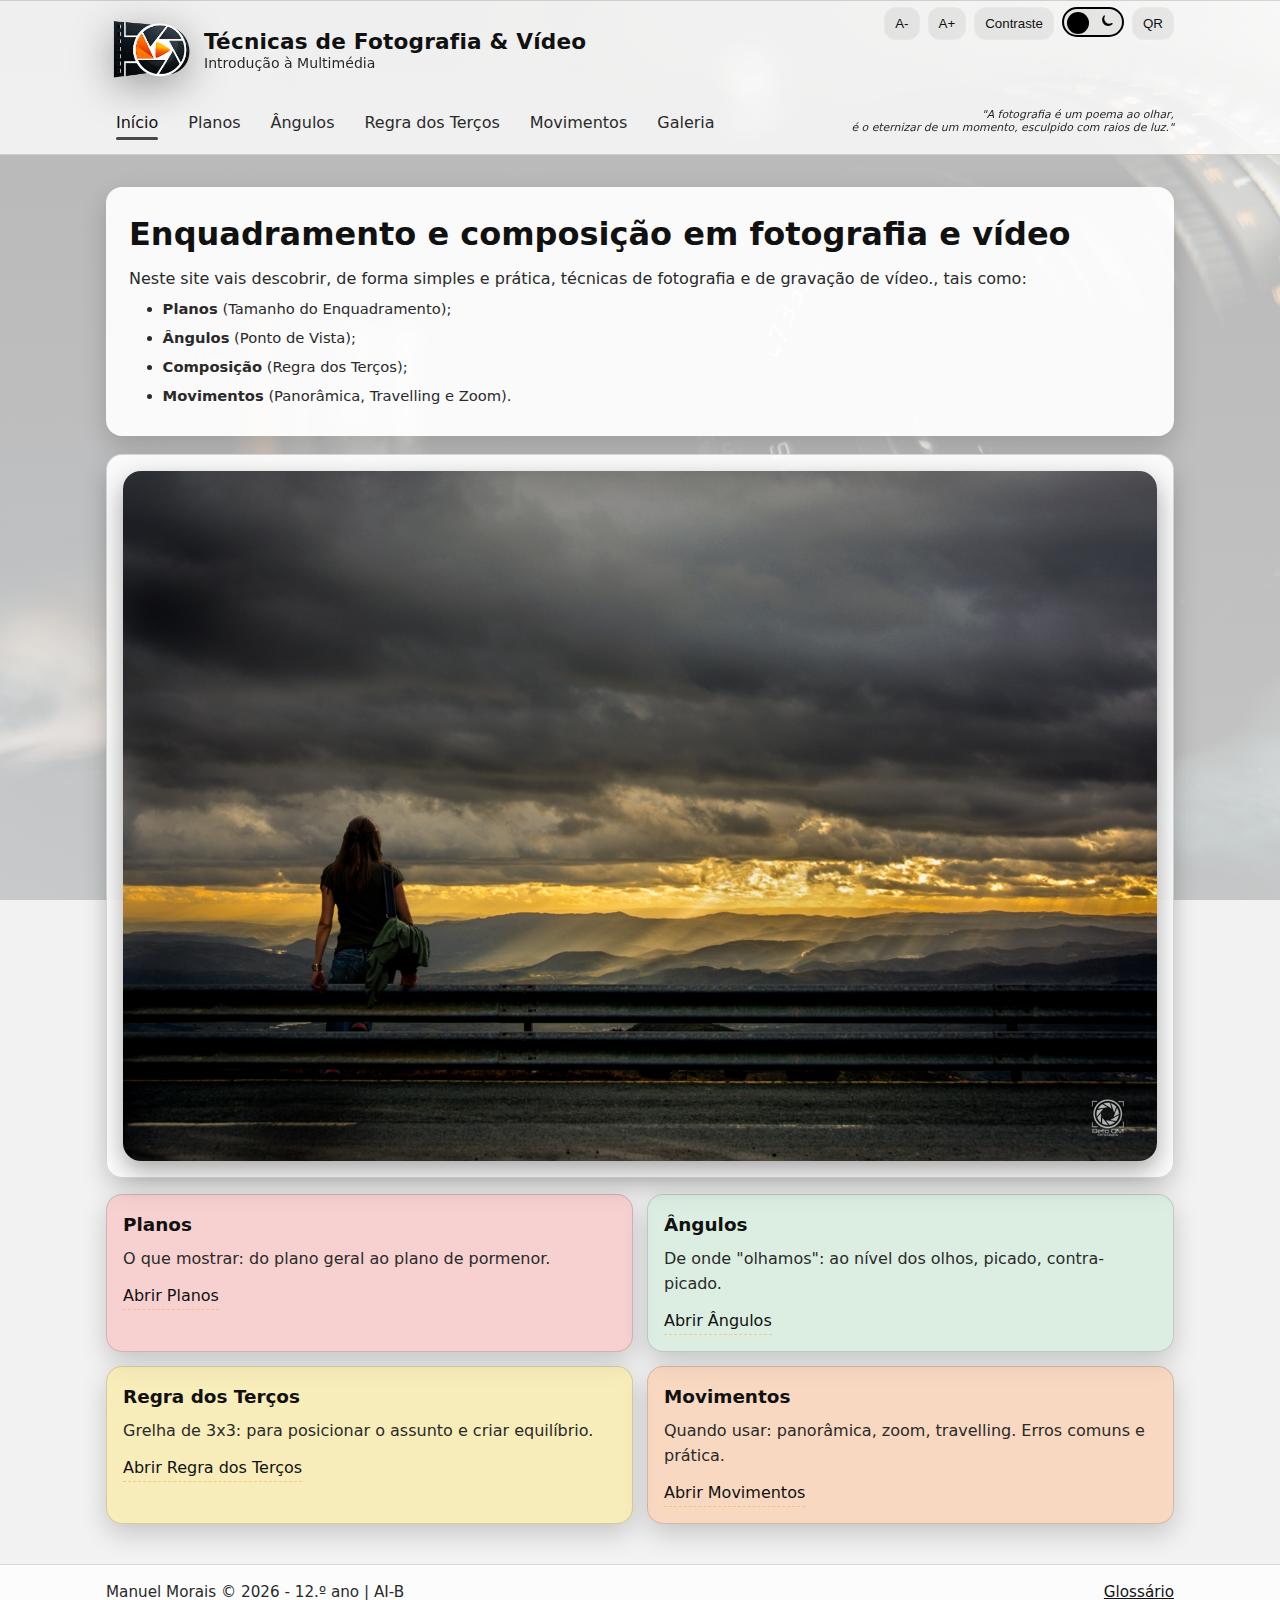
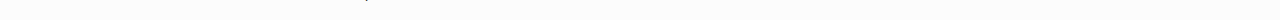
<file: index.html>
<!doctype html>
<html lang="pt-PT">
<head>
 <meta charset="utf-8" />
 <meta name="viewport" content="width=device-width, initial-scale=1" />
 <title>Técnicas de Fotografia & Vídeo</title>
 <link rel="icon" href="favicon.ico" />
 <link rel="manifest" href="manifest.webmanifest" />
 <meta name="theme-color" content="#0b0f17" />
 <link rel="stylesheet" href="css/styles.css" />
</head>
<body class="theme-dark page-index">

<a class="skip-link" href="#conteudo">Saltar para o conteúdo principal</a>
<header>
 <div class="navwrap">
 <div class="topbar">
 <button class="menuBtn" id="menuBtn" type="button" aria-expanded="false" aria-controls="navPanel" aria-label="Abrir menu"><span class="menuLabel" aria-hidden="true">MENU</span><span class="burger" aria-hidden="true"><span></span><span></span><span></span></span></button>
 <a class="brand" href="index.html">
 <img src="assets/img/logo.png" alt="Logótipo do site: fotografia e vídeo" />
 <span class="title">
 <strong>Técnicas de Fotografia & Vídeo</strong>
<span class="subtitle">Introdução à Multimédia</span>
 </span>
 </a>

 <div class="tools" aria-label="Opções de acessibilidade">
 <button class="toolbtn" id="aMinus" type="button" aria-label="Diminuir tamanho do texto">A-</button>
 <button class="toolbtn" id="aPlus" type="button" aria-label="Aumentar tamanho do texto">A+</button>
 <button class="toolbtn" id="hcBtn" type="button" aria-label="Ativar alto contraste" aria-pressed="false">Contraste</button>
   <button class="themeSwitch" id="themeBtn" type="button" aria-pressed="false" title="Alternar tema" aria-label="Alternar entre tema claro e escuro">
  <span class="themeIcon sun" aria-hidden="true">
    <svg viewBox="0 0 24 24" width="16" height="16" focusable="false" aria-hidden="true">
      <circle cx="12" cy="12" r="4"></circle>
      <path d="M12 2v2M12 20v2M4.93 4.93l1.41 1.41M17.66 17.66l1.41 1.41M2 12h2M20 12h2M4.93 19.07l1.41-1.41M17.66 6.34l1.41-1.41"></path>
    </svg>
  </span>
  <span class="themeIcon moon" aria-hidden="true">
    <svg viewBox="0 0 24 24" width="16" height="16" focusable="false" aria-hidden="true">
      <path d="M21 14.5A8.5 8.5 0 0 1 9.5 3a6.5 6.5 0 1 0 11.5 11.5z"></path>
    </svg>
  </span>
  <span class="themeKnob" aria-hidden="true"></span>
</button>
 <button class="toolbtn" id="qrBtn" type="button" aria-label="Gerar QR Code desta página">QR</button>
</div>
</div>

 <nav id="navPanel" aria-label="Menu principal">
 <ul class="navlist" id="menuPrincipal">
 <li><a class="homeLink" href="index.html">Início</a></li><li><a href="planos.html">Planos</a></li><li><a href="angulos.html">Ângulos</a></li><li><a href="tercos.html">Regra dos Terços</a></li>
          <li><a href="movimentos.html">Movimentos</a></li>

  <li><a href="galeria.html">Galeria</a></li>
</ul>
  <div class="menuQuote" aria-label="Citação">
  <span>&quot;A fotografia é um poema ao olhar,</span><br>
  <span>é o eternizar de um momento, esculpido com raios de luz.&quot;</span>
</div>
 </nav>
 </div>
</header>

<main id="conteudo" tabindex="-1">

<section class="hero">
 <h1>Enquadramento e composição em fotografia e vídeo</h1>
 <div class="introList">
  <p class="introLead">Neste site vais descobrir, de forma simples e prática, técnicas de fotografia e de gravação de vídeo., tais como:</p>
  <ul class="introBullets">
    <li><strong>Planos</strong> (Tamanho do Enquadramento);</li>
    <li><strong>Ângulos</strong> (Ponto de Vista);</li>
    <li><strong>Composição</strong> (Regra dos Terços);</li>
    <li><strong>Movimentos</strong> (Panorâmica, Travelling e Zoom).</li>
  </ul>
</div>
</section>


<section class="card photoCard" aria-label="Fotografia de destaque">
  <figure class="introPhoto">
  <a class="indexPhotoLink" href="javascript:void(0)" data-full="assets/index/13_DSC_9358.jpg">
    <img src="assets/index/13_DSC_9358.jpg" alt="Fotografia de paisagem com céu nublado e luz dourada ao fundo." loading="lazy">
  </a>
</figure>
</section>

<div class="grid" aria-label="Atalhos por tema">
 <section class="card card-planos">
  <a class="cardOverlay" href="planos.html" aria-label="Abrir Planos"><span class="sr-only">Abrir Planos</span></a>
 <h2>Planos</h2>
 <p>O que mostrar: do plano geral ao plano de pormenor.</p>
 <a class="more" href="planos.html">Abrir Planos</a>
 </section>
 <section class="card card-angulos">
  <a class="cardOverlay" href="angulos.html" aria-label="Abrir Ângulos"><span class="sr-only">Abrir Ângulos</span></a>
 <h2>Ângulos</h2>
 <p>De onde "olhamos": ao nível dos olhos, picado, contra-picado.</p>
 <a class="more" href="angulos.html">Abrir Ângulos</a>
 </section>
 <section class="card card-tercos">
  <a class="cardOverlay" href="tercos.html" aria-label="Abrir Regra dos Terços"><span class="sr-only">Abrir Regra dos Terços</span></a>
 <h2>Regra dos Terços</h2>
 <p>Grelha de 3x3: para posicionar o assunto e criar equilíbrio.</p>
 <a class="more" href="tercos.html">Abrir Regra dos Terços</a>
 </section>
 
 <section class="card card-movimentos">
  <a class="cardOverlay" href="movimentos.html" aria-label="Abrir Movimentos"><span class="sr-only">Abrir Movimentos</span></a>
  <h2>Movimentos</h2>
  <p>Quando usar: panorâmica, zoom, travelling. Erros comuns e prática.</p>
  <a class="more" href="movimentos.html">Abrir Movimentos</a>
 </section>
</div>

</main>

<footer>
 <div class="footerwrap">
  <div>Manuel Morais © 2026 - 12.º ano | AI-B</div>
  <div><a href="glossario.html">Glossário</a></div>
 </div>
</footer>
<script src="js/ui.js"></script>


<div class="lightbox" id="lightbox" aria-hidden="true">
  <div class="lightbox__backdrop" data-close="1"></div>
  <div class="lightbox__dialog" role="dialog" aria-modal="true" aria-label="Visualização de imagem">
    <button class="lightbox__close" type="button" aria-label="Fechar" data-close="1">×</button>
    <img class="lightbox__img" id="lightboxImg" alt="">
    <img class="lightbox__wm" src="assets/logo_betoqm_prata.png" alt="" aria-hidden="true">
  </div>
</div>


<div class="lightbox" id="qrbox" aria-hidden="true">
  <div class="lightbox__backdrop" data-qr-close="1"></div>
  <div class="lightbox__dialog" role="dialog" aria-modal="true" aria-label="QR Code">
    <button class="lightbox__close" type="button" aria-label="Fechar" data-qr-close="1">×</button>
    <img class="lightbox__img" id="qrImg" alt="QR Code desta página">
  </div>
</div>

</body>
</html>
</file>
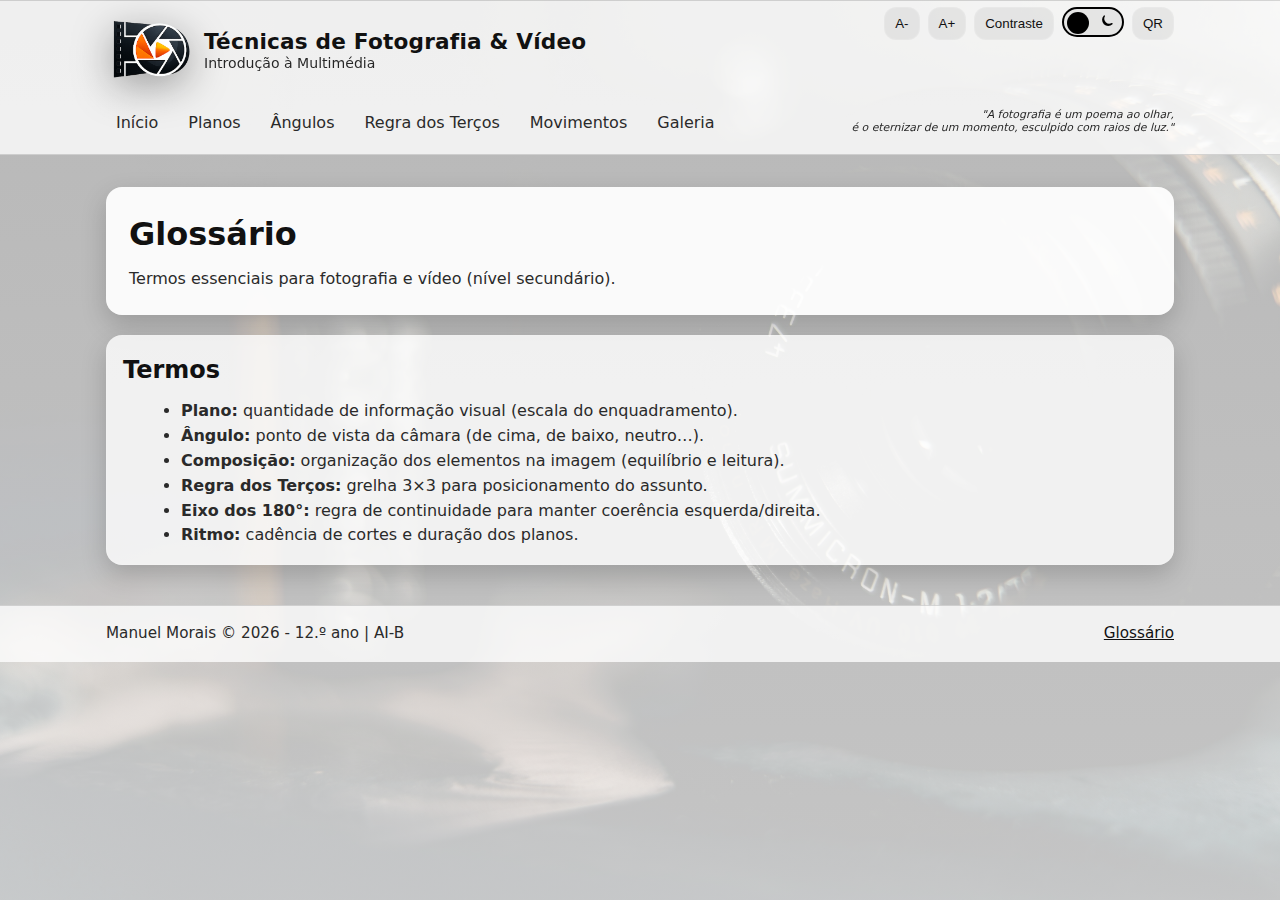
<file: glossario.html>
<!doctype html>
<html lang="pt-PT">
<head>
 <meta charset="utf-8" />
 <meta name="viewport" content="width=device-width, initial-scale=1" />
 <title>Técnicas de Fotografia & Vídeo</title>
 <link rel="icon" href="favicon.ico" />
 <link rel="manifest" href="manifest.webmanifest" />
 <meta name="theme-color" content="#0b0f17" />
 <link rel="stylesheet" href="css/styles.css" />
</head>
<body class="theme-dark">


<a class="skip-link" href="#conteudo">Saltar para o conteúdo principal</a>
<header>
 <div class="navwrap">
 <div class="topbar">
 <button class="menuBtn" id="menuBtn" type="button" aria-expanded="false" aria-controls="navPanel" aria-label="Abrir menu"><span class="menuLabel" aria-hidden="true">MENU</span><span class="burger" aria-hidden="true"><span></span><span></span><span></span></span></button>
 <a class="brand" href="index.html">
 <img src="assets/img/logo.png" alt="Logótipo do site: fotografia e vídeo" />
 <span class="title">
 <strong>Técnicas de Fotografia & Vídeo</strong>
<span class="subtitle">Introdução à Multimédia</span>
 </span>
 </a>

 <div class="tools" aria-label="Opções de acessibilidade">
 <button class="toolbtn" id="aMinus" type="button" aria-label="Diminuir tamanho do texto">A-</button>
 <button class="toolbtn" id="aPlus" type="button" aria-label="Aumentar tamanho do texto">A+</button>
 <button class="toolbtn" id="hcBtn" type="button" aria-label="Ativar alto contraste" aria-pressed="false">Contraste</button>
   <button class="themeSwitch" id="themeBtn" type="button" aria-pressed="false" title="Alternar tema" aria-label="Alternar entre tema claro e escuro">
  <span class="themeIcon sun" aria-hidden="true">
    <svg viewBox="0 0 24 24" width="16" height="16" focusable="false" aria-hidden="true">
      <circle cx="12" cy="12" r="4"></circle>
      <path d="M12 2v2M12 20v2M4.93 4.93l1.41 1.41M17.66 17.66l1.41 1.41M2 12h2M20 12h2M4.93 19.07l1.41-1.41M17.66 6.34l1.41-1.41"></path>
    </svg>
  </span>
  <span class="themeIcon moon" aria-hidden="true">
    <svg viewBox="0 0 24 24" width="16" height="16" focusable="false" aria-hidden="true">
      <path d="M21 14.5A8.5 8.5 0 0 1 9.5 3a6.5 6.5 0 1 0 11.5 11.5z"></path>
    </svg>
  </span>
  <span class="themeKnob" aria-hidden="true"></span>
</button>
 <button class="toolbtn" id="qrBtn" type="button" aria-label="Gerar QR Code desta página">QR</button>
</div>
</div>

 <nav id="navPanel" aria-label="Menu principal">
 <ul class="navlist" id="menuPrincipal">
 <li><a class="homeLink" href="index.html">Início</a></li><li><a href="planos.html">Planos</a></li><li><a href="angulos.html">Ângulos</a></li><li><a href="tercos.html">Regra dos Terços</a></li>
          <li><a href="movimentos.html">Movimentos</a></li>

  <li><a href="galeria.html">Galeria</a></li>
</ul>
  <div class="menuQuote" aria-label="Citação">
  <span>&quot;A fotografia é um poema ao olhar,</span><br>
  <span>é o eternizar de um momento, esculpido com raios de luz.&quot;</span>
</div>
 </nav>
 </div>
</header>

<main id="conteudo" tabindex="-1">

<section class="hero">
 <h1>Glossário</h1>
 <p>Termos essenciais para fotografia e vídeo (nível secundário).</p>
</section>

<section class="section">
 <h2>Termos</h2>
 <ul>
 <li><strong>Plano:</strong> quantidade de informação visual (escala do enquadramento).</li>
 <li><strong>Ângulo:</strong> ponto de vista da câmara (de cima, de baixo, neutro…).</li>
 <li><strong>Composição:</strong> organização dos elementos na imagem (equilíbrio e leitura).</li>
 <li><strong>Regra dos Terços:</strong> grelha 3×3 para posicionamento do assunto.</li>
 <li><strong>Eixo dos 180°:</strong> regra de continuidade para manter coerência esquerda/direita.</li>
 <li><strong>Ritmo:</strong> cadência de cortes e duração dos planos.</li>
 </ul>
</section>

</main>

<footer>
 <div class="footerwrap">
  <div>Manuel Morais © 2026 - 12.º ano | AI-B</div>
  <div><a href="glossario.html">Glossário</a></div>
 </div>
</footer>
<script src="js/ui.js"></script>


<div class="lightbox" id="qrbox" aria-hidden="true">
  <div class="lightbox__backdrop" data-qr-close="1"></div>
  <div class="lightbox__dialog" role="dialog" aria-modal="true" aria-label="QR Code">
    <button class="lightbox__close" type="button" aria-label="Fechar" data-qr-close="1">×</button>
    <img class="lightbox__img" id="qrImg" alt="QR Code desta página">
  </div>
</div>

</body>
</html>
</file>
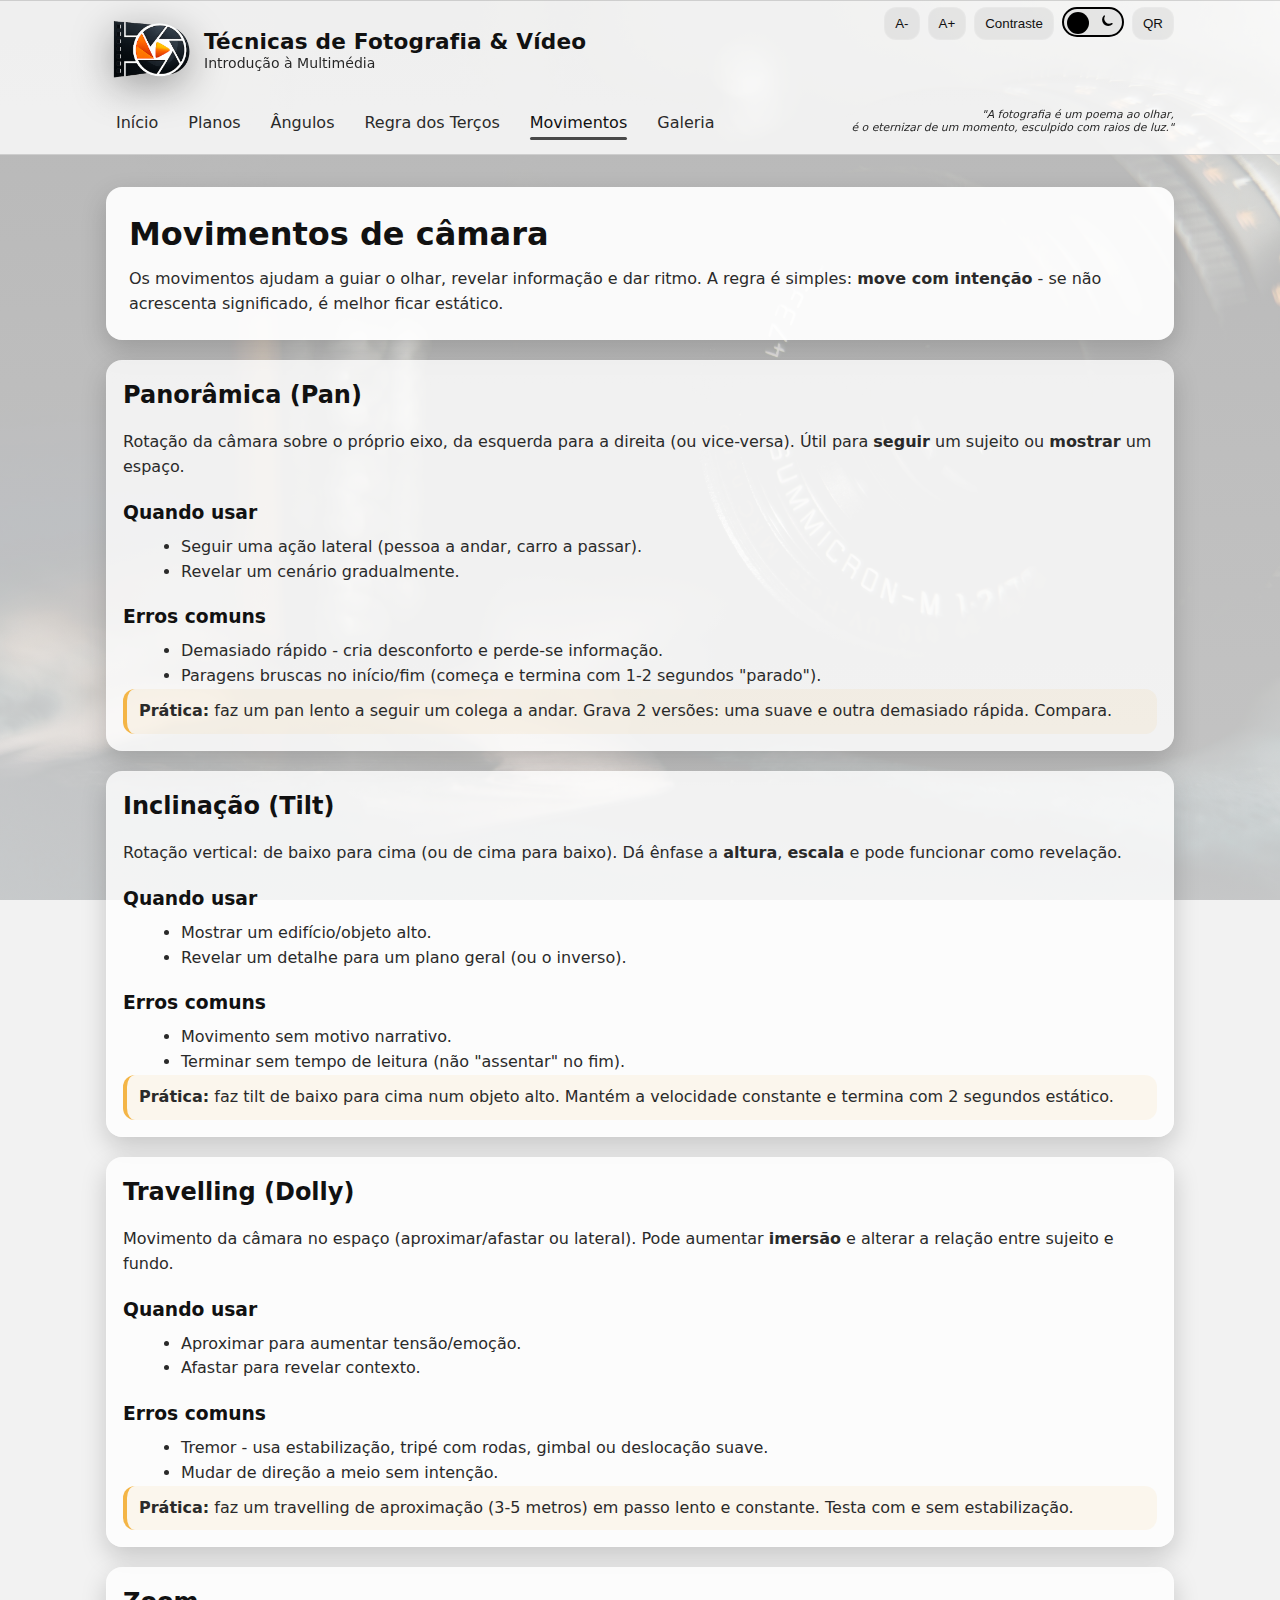
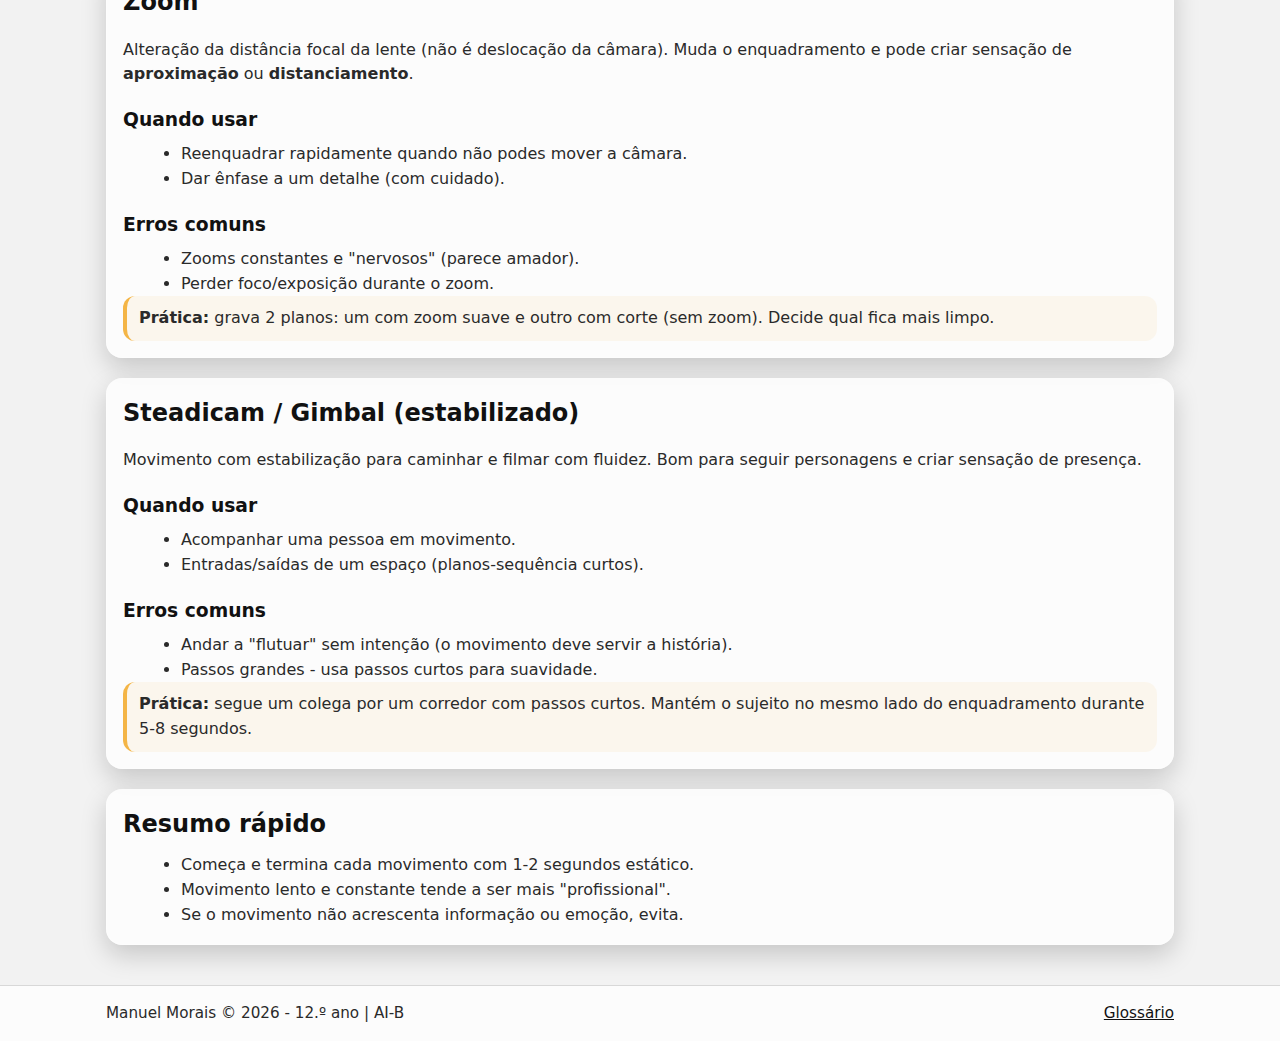
<file: movimentos.html>
<!doctype html>
<html lang="pt-PT">
<head>
 <meta charset="utf-8" />
 <meta name="viewport" content="width=device-width, initial-scale=1" />
 <title>Técnicas de Fotografia &amp; Vídeo</title>
 <link rel="icon" href="favicon.ico" />
 <link rel="manifest" href="manifest.webmanifest" />
 <meta name="theme-color" content="#0b0f17" />
 <link rel="stylesheet" href="css/styles.css" />
</head>
<body class="theme-dark">


<a class="skip-link" href="#conteudo">Saltar para o conteúdo principal</a>
<header>
 <div class="navwrap">
 <div class="topbar">
 <button class="menuBtn" id="menuBtn" type="button" aria-expanded="false" aria-controls="navPanel" aria-label="Abrir menu"><span class="menuLabel" aria-hidden="true">MENU</span><span class="burger" aria-hidden="true"><span></span><span></span><span></span></span></button>
 <a class="brand" href="index.html">
 <img src="assets/img/logo.png" alt="Logótipo do site: fotografia e vídeo" />
 <span class="title">
 <strong>Técnicas de Fotografia & Vídeo</strong>
<span class="subtitle">Introdução à Multimédia</span>
 </span>
 </a>

 <div class="tools" aria-label="Opções de acessibilidade">
 <button class="toolbtn" id="aMinus" type="button" aria-label="Diminuir tamanho do texto">A-</button>
 <button class="toolbtn" id="aPlus" type="button" aria-label="Aumentar tamanho do texto">A+</button>
 <button class="toolbtn" id="hcBtn" type="button" aria-label="Ativar alto contraste" aria-pressed="false">Contraste</button>
   <button class="themeSwitch" id="themeBtn" type="button" aria-pressed="false" title="Alternar tema" aria-label="Alternar entre tema claro e escuro">
  <span class="themeIcon sun" aria-hidden="true">
    <svg viewBox="0 0 24 24" width="16" height="16" focusable="false" aria-hidden="true">
      <circle cx="12" cy="12" r="4"></circle>
      <path d="M12 2v2M12 20v2M4.93 4.93l1.41 1.41M17.66 17.66l1.41 1.41M2 12h2M20 12h2M4.93 19.07l1.41-1.41M17.66 6.34l1.41-1.41"></path>
    </svg>
  </span>
  <span class="themeIcon moon" aria-hidden="true">
    <svg viewBox="0 0 24 24" width="16" height="16" focusable="false" aria-hidden="true">
      <path d="M21 14.5A8.5 8.5 0 0 1 9.5 3a6.5 6.5 0 1 0 11.5 11.5z"></path>
    </svg>
  </span>
  <span class="themeKnob" aria-hidden="true"></span>
</button>
 <button class="toolbtn" id="qrBtn" type="button" aria-label="Gerar QR Code desta página">QR</button>
</div>
</div>

 <nav id="navPanel" aria-label="Menu principal">
 <ul class="navlist" id="menuPrincipal">
 <li><a class="homeLink" href="index.html">Início</a></li><li><a href="planos.html">Planos</a></li><li><a href="angulos.html">Ângulos</a></li><li><a href="tercos.html">Regra dos Terços</a></li>
          <li><a href="movimentos.html">Movimentos</a></li>

  <li><a href="galeria.html">Galeria</a></li>
</ul>
  <div class="menuQuote" aria-label="Citação">
  <span>&quot;A fotografia é um poema ao olhar,</span><br>
  <span>é o eternizar de um momento, esculpido com raios de luz.&quot;</span>
</div>
 </nav>
 </div>
</header>

<main id="conteudo" tabindex="-1">



<section class="hero">
  <h1>Movimentos de câmara</h1>
  <p>Os movimentos ajudam a guiar o olhar, revelar informação e dar ritmo. A regra é simples: <strong>move com intenção</strong> - se não acrescenta significado, é melhor ficar estático.</p>
</section>

<section class="section">
  <h2>Panorâmica (Pan)</h2>
  <p>Rotação da câmara sobre o próprio eixo, da esquerda para a direita (ou vice-versa). Útil para <strong>seguir</strong> um sujeito ou <strong>mostrar</strong> um espaço.</p>
  <h3>Quando usar</h3>
  <ul>
    <li>Seguir uma ação lateral (pessoa a andar, carro a passar).</li>
    <li>Revelar um cenário gradualmente.</li>
  </ul>
  <h3>Erros comuns</h3>
  <ul>
    <li>Demasiado rápido - cria desconforto e perde-se informação.</li>
    <li>Paragens bruscas no início/fim (começa e termina com 1-2 segundos "parado").</li>
  </ul>
  <div class="note"><strong>Prática:</strong> faz um pan lento a seguir um colega a andar. Grava 2 versões: uma suave e outra demasiado rápida. Compara.</div>
</section>

<section class="section">
  <h2>Inclinação (Tilt)</h2>
  <p>Rotação vertical: de baixo para cima (ou de cima para baixo). Dá ênfase a <strong>altura</strong>, <strong>escala</strong> e pode funcionar como revelação.</p>
  <h3>Quando usar</h3>
  <ul>
    <li>Mostrar um edifício/objeto alto.</li>
    <li>Revelar um detalhe para um plano geral (ou o inverso).</li>
  </ul>
  <h3>Erros comuns</h3>
  <ul>
    <li>Movimento sem motivo narrativo.</li>
    <li>Terminar sem tempo de leitura (não "assentar" no fim).</li>
  </ul>
  <div class="note"><strong>Prática:</strong> faz tilt de baixo para cima num objeto alto. Mantém a velocidade constante e termina com 2 segundos estático.</div>
</section>

<section class="section">
  <h2>Travelling (Dolly)</h2>
  <p>Movimento da câmara no espaço (aproximar/afastar ou lateral). Pode aumentar <strong>imersão</strong> e alterar a relação entre sujeito e fundo.</p>
  <h3>Quando usar</h3>
  <ul>
    <li>Aproximar para aumentar tensão/emoção.</li>
    <li>Afastar para revelar contexto.</li>
  </ul>
  <h3>Erros comuns</h3>
  <ul>
    <li>Tremor - usa estabilização, tripé com rodas, gimbal ou deslocação suave.</li>
    <li>Mudar de direção a meio sem intenção.</li>
  </ul>
  <div class="note"><strong>Prática:</strong> faz um travelling de aproximação (3-5 metros) em passo lento e constante. Testa com e sem estabilização.</div>
</section>

<section class="section">
  <h2>Zoom</h2>
  <p>Alteração da distância focal da lente (não é deslocação da câmara). Muda o enquadramento e pode criar sensação de <strong>aproximação</strong> ou <strong>distanciamento</strong>.</p>
  <h3>Quando usar</h3>
  <ul>
    <li>Reenquadrar rapidamente quando não podes mover a câmara.</li>
    <li>Dar ênfase a um detalhe (com cuidado).</li>
  </ul>
  <h3>Erros comuns</h3>
  <ul>
    <li>Zooms constantes e "nervosos" (parece amador).</li>
    <li>Perder foco/exposição durante o zoom.</li>
  </ul>
  <div class="note"><strong>Prática:</strong> grava 2 planos: um com zoom suave e outro com corte (sem zoom). Decide qual fica mais limpo.</div>
</section>

<section class="section">
  <h2>Steadicam / Gimbal (estabilizado)</h2>
  <p>Movimento com estabilização para caminhar e filmar com fluidez. Bom para seguir personagens e criar sensação de presença.</p>
  <h3>Quando usar</h3>
  <ul>
    <li>Acompanhar uma pessoa em movimento.</li>
    <li>Entradas/saídas de um espaço (planos-sequência curtos).</li>
  </ul>
  <h3>Erros comuns</h3>
  <ul>
    <li>Andar a "flutuar" sem intenção (o movimento deve servir a história).</li>
    <li>Passos grandes - usa passos curtos para suavidade.</li>
  </ul>
  <div class="note"><strong>Prática:</strong> segue um colega por um corredor com passos curtos. Mantém o sujeito no mesmo lado do enquadramento durante 5-8 segundos.</div>
</section>

<section class="section">
  <h2>Resumo rápido</h2>
  <ul>
    <li>Começa e termina cada movimento com 1-2 segundos estático.</li>
    <li>Movimento lento e constante tende a ser mais "profissional".</li>
    <li>Se o movimento não acrescenta informação ou emoção, evita.</li>
  </ul>
</section>


 
</main>

<footer>
 <div class="footerwrap">
  <div>Manuel Morais © 2026 - 12.º ano | AI-B</div>
  <div><a href="glossario.html">Glossário</a></div>
 </div>
</footer>
<script src="js/ui.js"></script>


<div class="lightbox" id="qrbox" aria-hidden="true">
  <div class="lightbox__backdrop" data-qr-close="1"></div>
  <div class="lightbox__dialog" role="dialog" aria-modal="true" aria-label="QR Code">
    <button class="lightbox__close" type="button" aria-label="Fechar" data-qr-close="1">×</button>
    <img class="lightbox__img" id="qrImg" alt="QR Code desta página">
  </div>
</div>

</body>
</html>
</file>
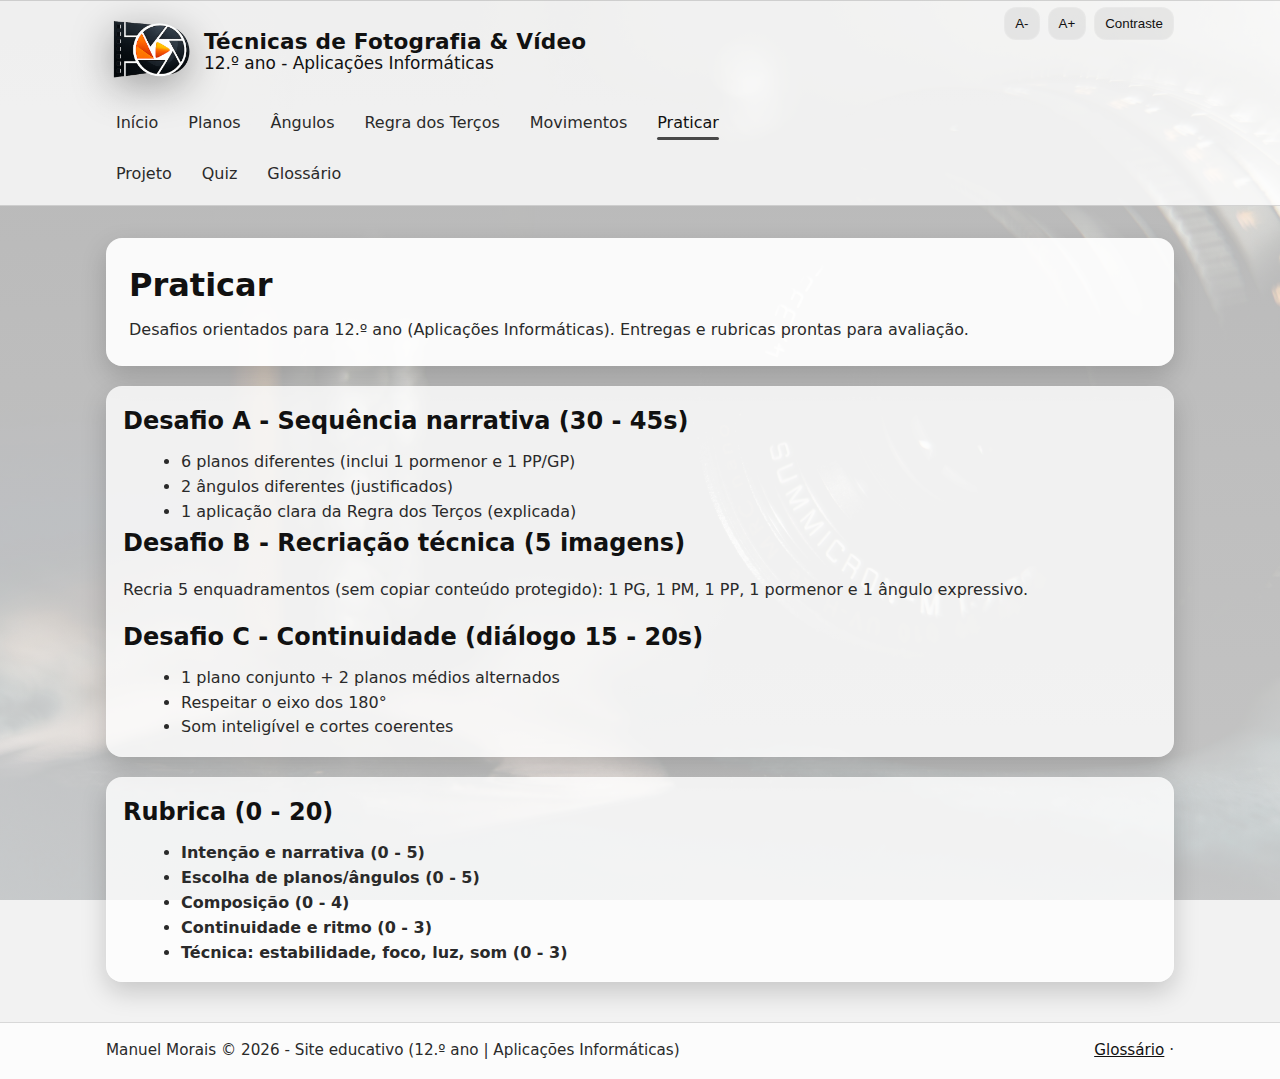
<file: praticar.html>
<!doctype html>
<html lang="pt-PT">
<head>
 <meta charset="utf-8" />
 <meta name="viewport" content="width=device-width, initial-scale=1" />
 <title>Técnicas de Fotografia & Vídeo</title>
 <link rel="icon" href="favicon.ico" />
 <link rel="manifest" href="manifest.webmanifest" />
 <meta name="theme-color" content="#0b0f17" />
 <link rel="stylesheet" href="css/styles.css" />
</head>
<body>


<a class="skip-link" href="#conteudo">Saltar para o conteúdo principal</a>
<header>
 <div class="navwrap">
 <div class="topbar">
 <a class="brand" href="index.html">
 <img src="assets/img/logo.png" alt="Logótipo do site: fotografia e vídeo" />
 <span class="title">
 <strong>Técnicas de Fotografia & Vídeo</strong>
 <span>12.º ano - Aplicações Informáticas</span>
 </span>
 </a>

 <div class="tools" aria-label="Opções de acessibilidade">
 <button class="toolbtn" id="aMinus" type="button" aria-label="Diminuir tamanho do texto">A-</button>
 <button class="toolbtn" id="aPlus" type="button" aria-label="Aumentar tamanho do texto">A+</button>
 <button class="toolbtn" id="hcBtn" type="button" aria-label="Ativar alto contraste" aria-pressed="false">Contraste</button>
 </div>
 </div>

 <nav aria-label="Menu principal">
 <ul class="navlist" id="menuPrincipal">
 <li><a href="index.html">Início</a></li><li><a href="planos.html">Planos</a></li><li><a href="angulos.html">Ângulos</a></li><li><a href="tercos.html">Regra dos Terços</a></li>
          <li><a href="movimentos.html">Movimentos</a></li><li><a href="praticar.html">Praticar</a></li><li><a href="projeto.html">Projeto</a></li><li><a href="quiz.html">Quiz</a></li><li><a href="glossario.html">Glossário</a></li>
 </ul>
 </nav>
 </div>
</header>

<main id="conteudo" tabindex="-1">

<section class="hero">
 <h1>Praticar</h1>
 <p>Desafios orientados para 12.º ano (Aplicações Informáticas). Entregas e rubricas prontas para avaliação.</p>
</section>

<section class="section">
 <h2>Desafio A - Sequência narrativa (30 - 45s)</h2>
 <ul>
 <li>6 planos diferentes (inclui 1 pormenor e 1 PP/GP)</li>
 <li>2 ângulos diferentes (justificados)</li>
 <li>1 aplicação clara da Regra dos Terços (explicada)</li>
 </ul>

 <h2>Desafio B - Recriação técnica (5 imagens)</h2>
 <p>Recria 5 enquadramentos (sem copiar conteúdo protegido): 1 PG, 1 PM, 1 PP, 1 pormenor e 1 ângulo expressivo.</p>

 <h2>Desafio C - Continuidade (diálogo 15 - 20s)</h2>
 <ul>
 <li>1 plano conjunto + 2 planos médios alternados</li>
 <li>Respeitar o eixo dos 180°</li>
 <li>Som inteligível e cortes coerentes</li>
 </ul>
</section>

<section class="section">
 <h2>Rubrica (0 - 20)</h2>
 <ul>
 <li><strong>Intenção e narrativa (0 - 5)</strong></li>
 <li><strong>Escolha de planos/ângulos (0 - 5)</strong></li>
 <li><strong>Composição (0 - 4)</strong></li>
 <li><strong>Continuidade e ritmo (0 - 3)</strong></li>
 <li><strong>Técnica: estabilidade, foco, luz, som (0 - 3)</strong></li>
 </ul>
</section>

</main>

<footer>
 <div class="footerwrap">
 <div>Manuel Morais © 2026 - Site educativo (12.º ano | Aplicações Informáticas)</div>
 <div>
 <a href="glossario.html">Glossário</a> ·
 <a href="recursos.html" style="display:none">Recursos</a>
 </div>
 </div>
</footer>
<script src="js/ui.js"></script>

</body>
</html>
</file>
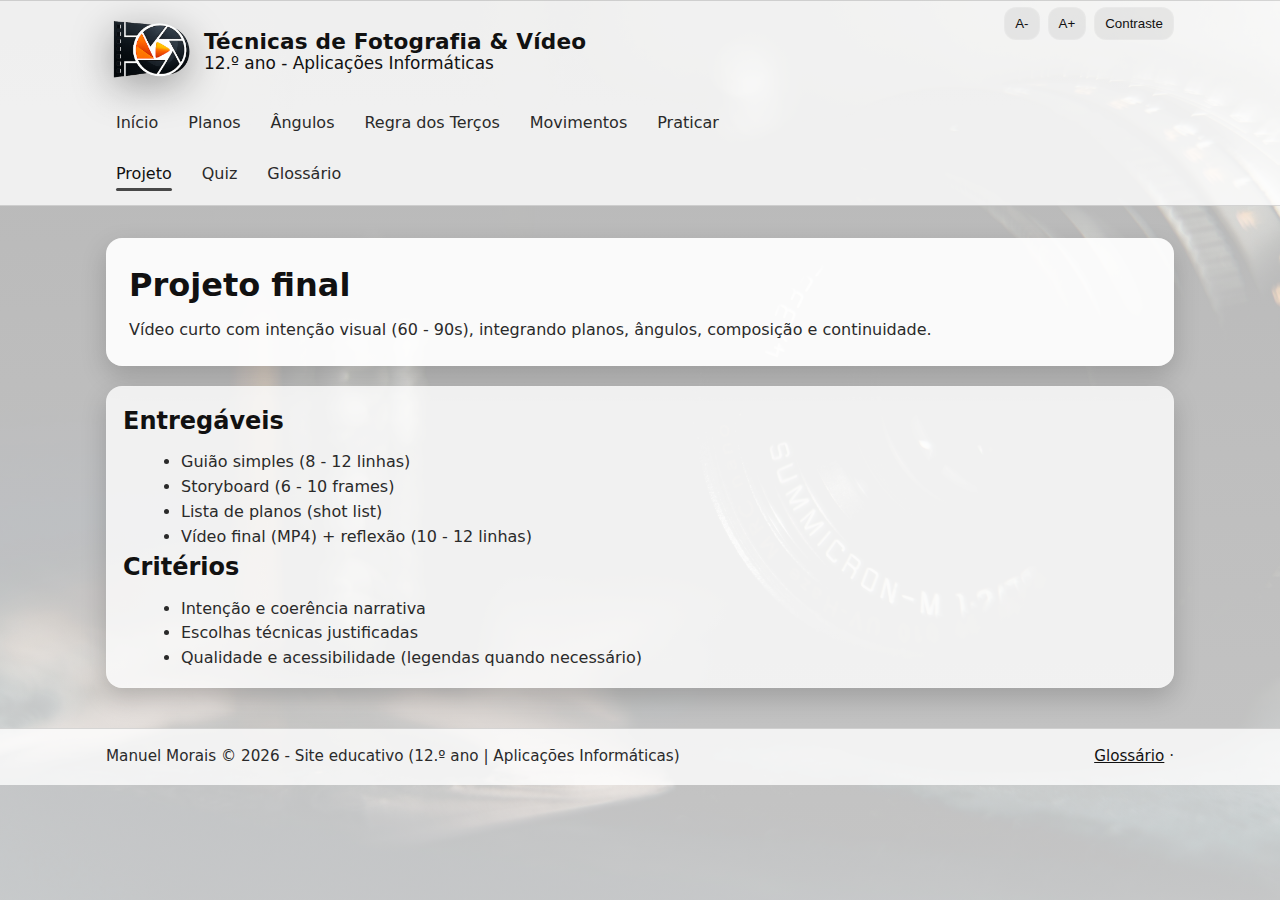
<file: projeto.html>
<!doctype html>
<html lang="pt-PT">
<head>
 <meta charset="utf-8" />
 <meta name="viewport" content="width=device-width, initial-scale=1" />
 <title>Técnicas de Fotografia & Vídeo</title>
 <link rel="icon" href="favicon.ico" />
 <link rel="manifest" href="manifest.webmanifest" />
 <meta name="theme-color" content="#0b0f17" />
 <link rel="stylesheet" href="css/styles.css" />
</head>
<body>


<a class="skip-link" href="#conteudo">Saltar para o conteúdo principal</a>
<header>
 <div class="navwrap">
 <div class="topbar">
 <a class="brand" href="index.html">
 <img src="assets/img/logo.png" alt="Logótipo do site: fotografia e vídeo" />
 <span class="title">
 <strong>Técnicas de Fotografia & Vídeo</strong>
 <span>12.º ano - Aplicações Informáticas</span>
 </span>
 </a>

 <div class="tools" aria-label="Opções de acessibilidade">
 <button class="toolbtn" id="aMinus" type="button" aria-label="Diminuir tamanho do texto">A-</button>
 <button class="toolbtn" id="aPlus" type="button" aria-label="Aumentar tamanho do texto">A+</button>
 <button class="toolbtn" id="hcBtn" type="button" aria-label="Ativar alto contraste" aria-pressed="false">Contraste</button>
 </div>
 </div>

 <nav aria-label="Menu principal">
 <ul class="navlist" id="menuPrincipal">
 <li><a href="index.html">Início</a></li><li><a href="planos.html">Planos</a></li><li><a href="angulos.html">Ângulos</a></li><li><a href="tercos.html">Regra dos Terços</a></li>
          <li><a href="movimentos.html">Movimentos</a></li><li><a href="praticar.html">Praticar</a></li><li><a href="projeto.html">Projeto</a></li><li><a href="quiz.html">Quiz</a></li><li><a href="glossario.html">Glossário</a></li>
 </ul>
 </nav>
 </div>
</header>

<main id="conteudo" tabindex="-1">

<section class="hero">
 <h1>Projeto final</h1>
 <p>Vídeo curto com intenção visual (60 - 90s), integrando planos, ângulos, composição e continuidade.</p>
</section>

<section class="section">
 <h2>Entregáveis</h2>
 <ul>
 <li>Guião simples (8 - 12 linhas)</li>
 <li>Storyboard (6 - 10 frames)</li>
 <li>Lista de planos (shot list)</li>
 <li>Vídeo final (MP4) + reflexão (10 - 12 linhas)</li>
 </ul>
 <h2>Critérios</h2>
 <ul>
 <li>Intenção e coerência narrativa</li>
 <li>Escolhas técnicas justificadas</li>
 <li>Qualidade e acessibilidade (legendas quando necessário)</li>
 </ul>
</section>

</main>

<footer>
 <div class="footerwrap">
 <div>Manuel Morais © 2026 - Site educativo (12.º ano | Aplicações Informáticas)</div>
 <div>
 <a href="glossario.html">Glossário</a> ·
 <a href="recursos.html" style="display:none">Recursos</a>
 </div>
 </div>
</footer>
<script src="js/ui.js"></script>

</body>
</html>
</file>
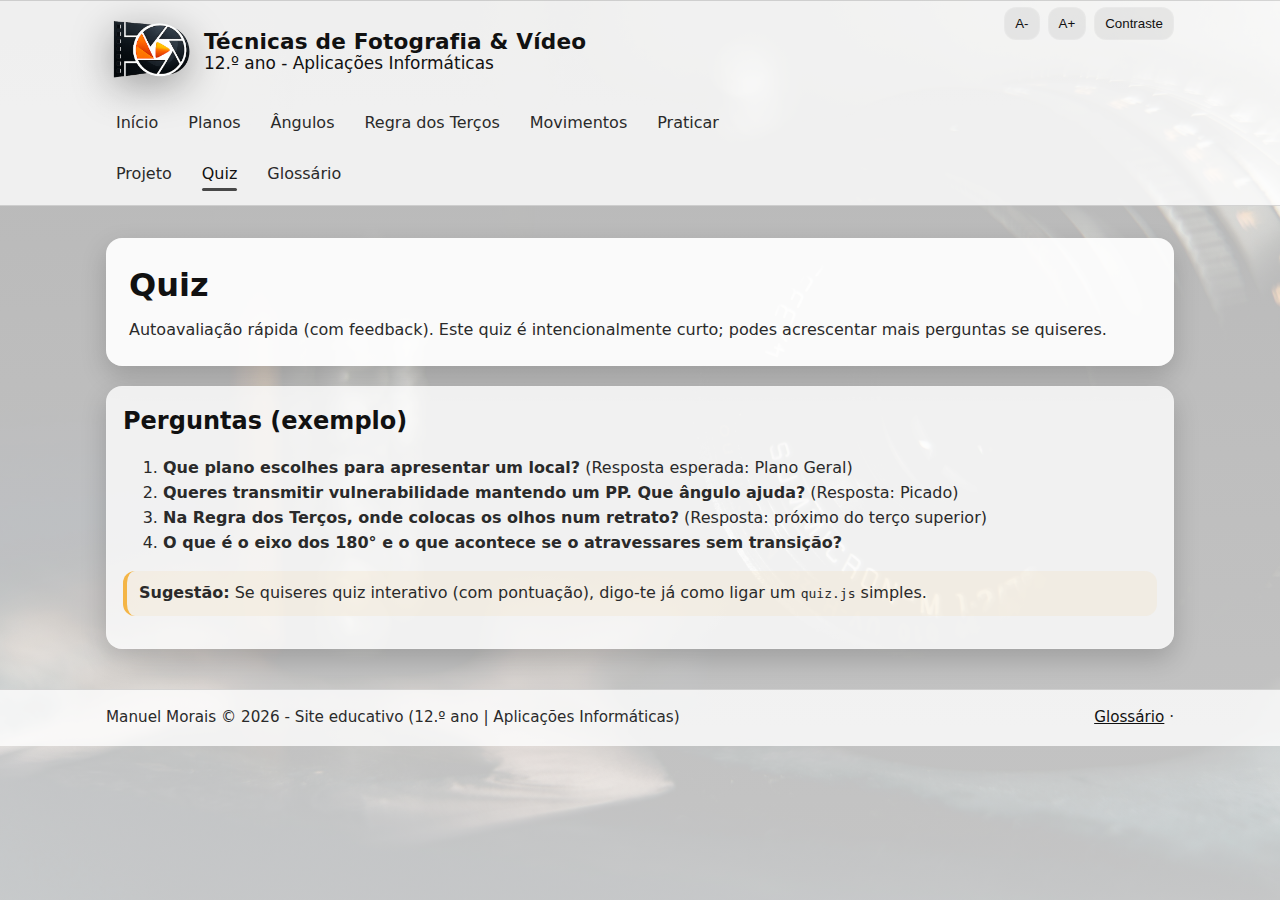
<file: quiz.html>
<!doctype html>
<html lang="pt-PT">
<head>
 <meta charset="utf-8" />
 <meta name="viewport" content="width=device-width, initial-scale=1" />
 <title>Técnicas de Fotografia & Vídeo</title>
 <link rel="icon" href="favicon.ico" />
 <link rel="manifest" href="manifest.webmanifest" />
 <meta name="theme-color" content="#0b0f17" />
 <link rel="stylesheet" href="css/styles.css" />
</head>
<body>


<a class="skip-link" href="#conteudo">Saltar para o conteúdo principal</a>
<header>
 <div class="navwrap">
 <div class="topbar">
 <a class="brand" href="index.html">
 <img src="assets/img/logo.png" alt="Logótipo do site: fotografia e vídeo" />
 <span class="title">
 <strong>Técnicas de Fotografia & Vídeo</strong>
 <span>12.º ano - Aplicações Informáticas</span>
 </span>
 </a>

 <div class="tools" aria-label="Opções de acessibilidade">
 <button class="toolbtn" id="aMinus" type="button" aria-label="Diminuir tamanho do texto">A-</button>
 <button class="toolbtn" id="aPlus" type="button" aria-label="Aumentar tamanho do texto">A+</button>
 <button class="toolbtn" id="hcBtn" type="button" aria-label="Ativar alto contraste" aria-pressed="false">Contraste</button>
 </div>
 </div>

 <nav aria-label="Menu principal">
 <ul class="navlist" id="menuPrincipal">
 <li><a href="index.html">Início</a></li><li><a href="planos.html">Planos</a></li><li><a href="angulos.html">Ângulos</a></li><li><a href="tercos.html">Regra dos Terços</a></li>
          <li><a href="movimentos.html">Movimentos</a></li><li><a href="praticar.html">Praticar</a></li><li><a href="projeto.html">Projeto</a></li><li><a href="quiz.html">Quiz</a></li><li><a href="glossario.html">Glossário</a></li>
 </ul>
 </nav>
 </div>
</header>

<main id="conteudo" tabindex="-1">

<section class="hero">
 <h1>Quiz</h1>
 <p>Autoavaliação rápida (com feedback). Este quiz é intencionalmente curto; podes acrescentar mais perguntas se quiseres.</p>
</section>

<section class="section">
 <h2>Perguntas (exemplo)</h2>
 <ol>
 <li><strong>Que plano escolhes para apresentar um local?</strong> (Resposta esperada: Plano Geral)</li>
 <li><strong>Queres transmitir vulnerabilidade mantendo um PP. Que ângulo ajuda?</strong> (Resposta: Picado)</li>
 <li><strong>Na Regra dos Terços, onde colocas os olhos num retrato?</strong> (Resposta: próximo do terço superior)</li>
 <li><strong>O que é o eixo dos 180° e o que acontece se o atravessares sem transição?</strong></li>
 </ol>
 <p class="note"><strong>Sugestão:</strong> Se quiseres quiz interativo (com pontuação), digo-te já como ligar um <code>quiz.js</code> simples.</p>
</section>

</main>

<footer>
 <div class="footerwrap">
 <div>Manuel Morais © 2026 - Site educativo (12.º ano | Aplicações Informáticas)</div>
 <div>
 <a href="glossario.html">Glossário</a> ·
 <a href="recursos.html" style="display:none">Recursos</a>
 </div>
 </div>
</footer>
<script src="js/ui.js"></script>

</body>
</html>
</file>
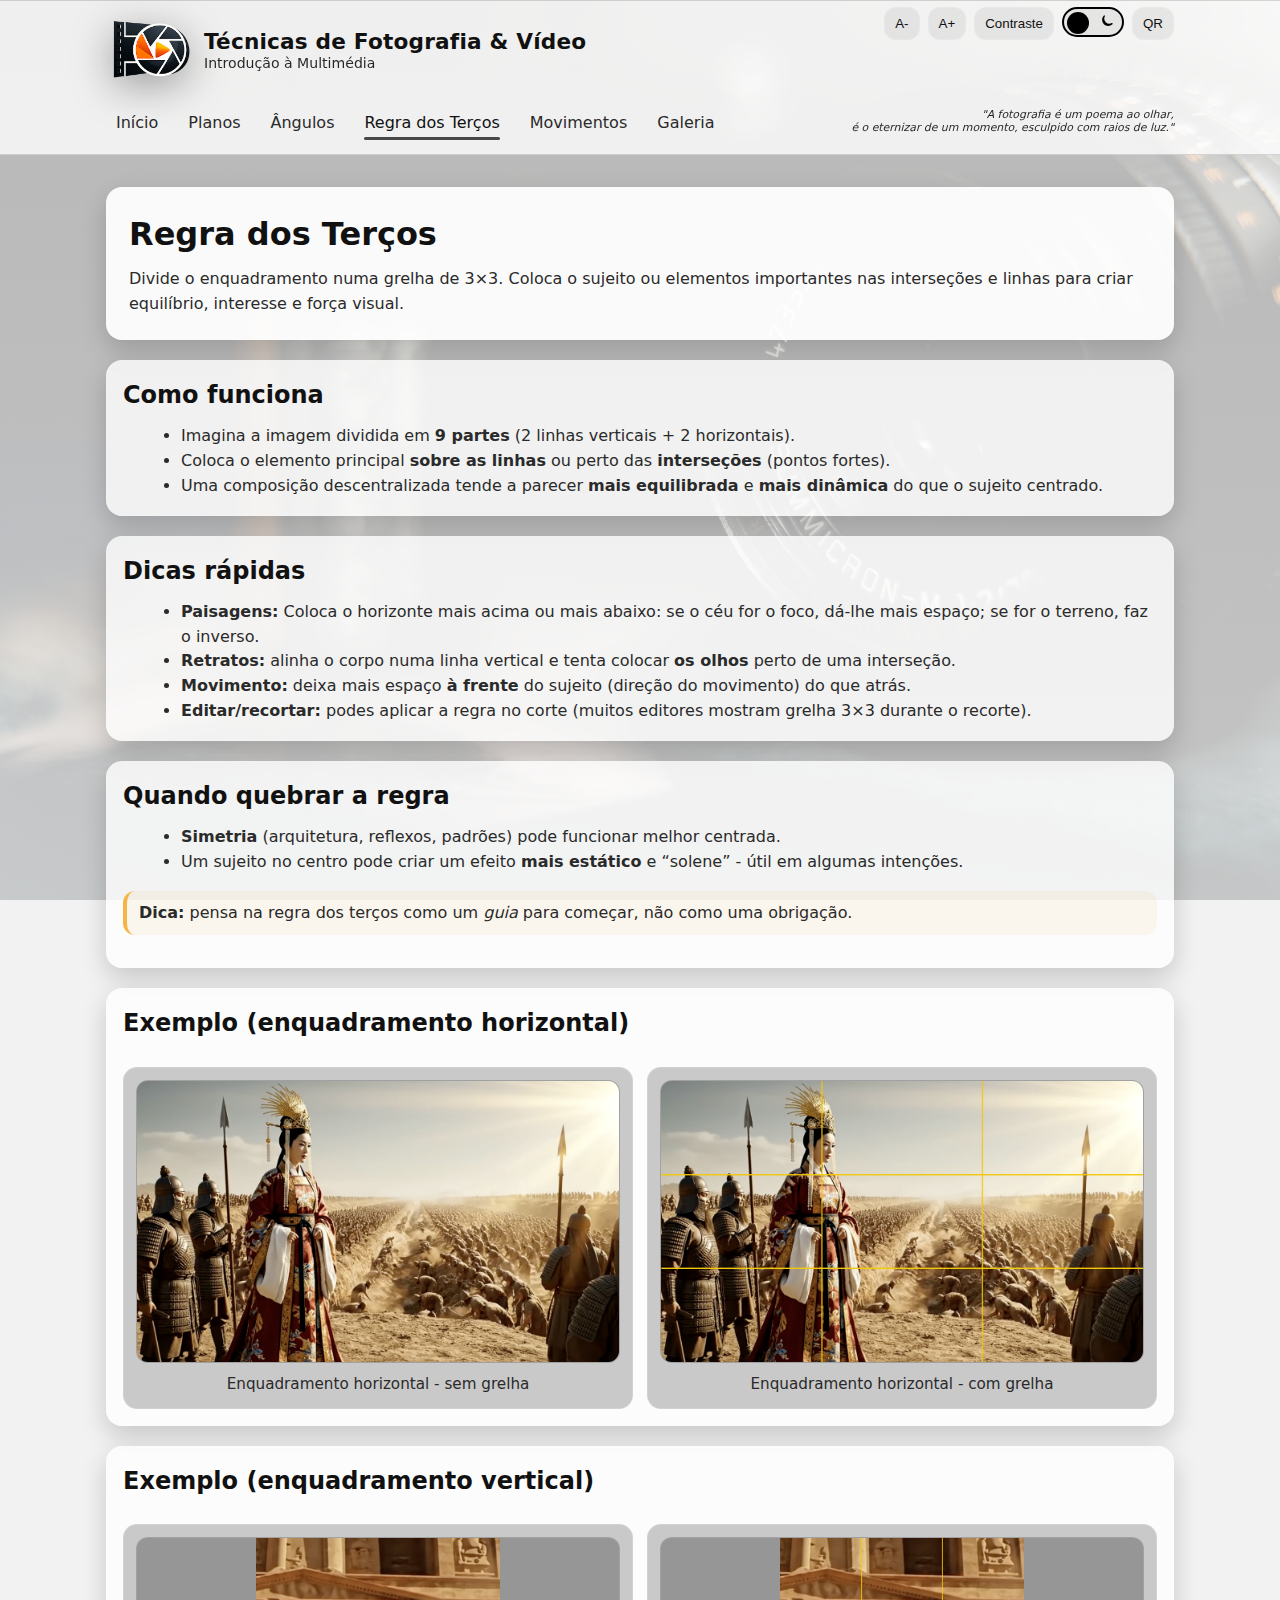
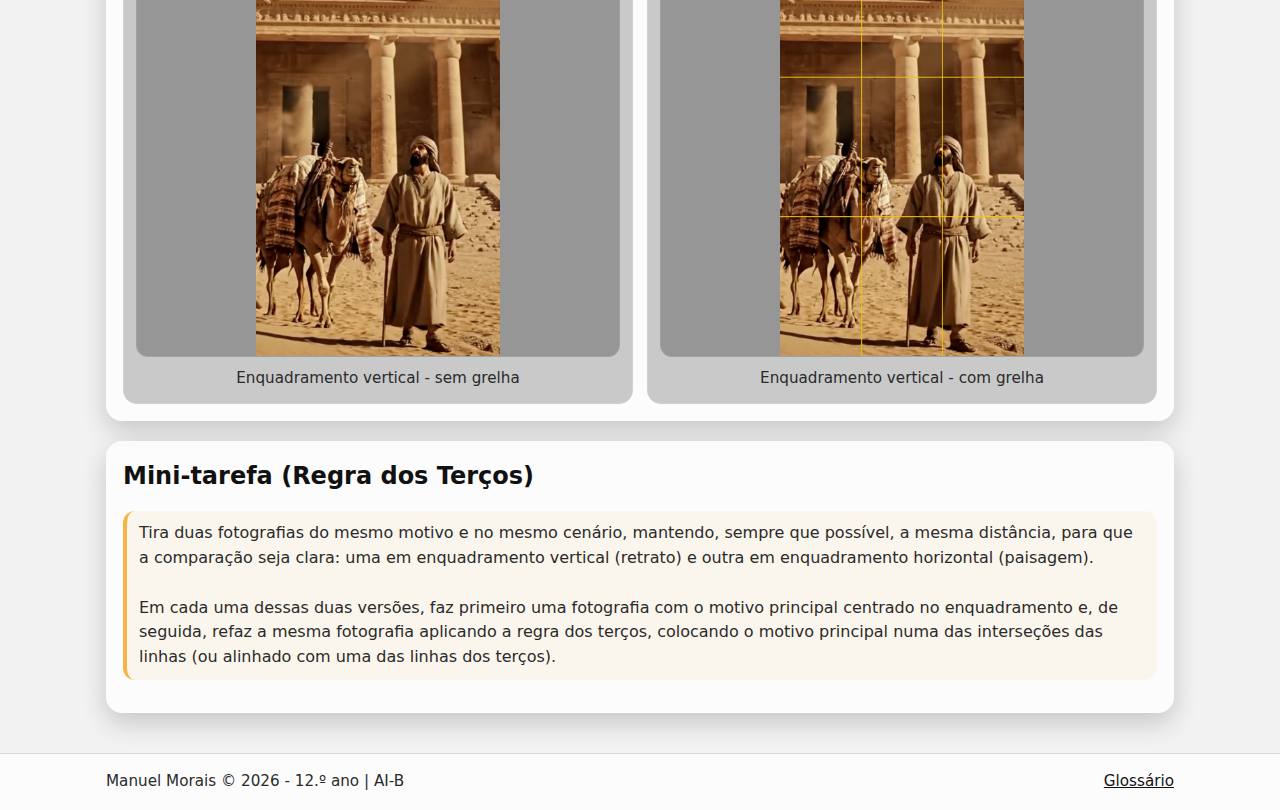
<file: tercos.html>
<!doctype html>
<html lang="pt-PT">
<head>
 <meta charset="utf-8" />
 <meta name="viewport" content="width=device-width, initial-scale=1" />
 <title>Técnicas de Fotografia & Vídeo</title>
 <link rel="icon" href="favicon.ico" />
 <link rel="manifest" href="manifest.webmanifest" />
 <meta name="theme-color" content="#0b0f17" />
 <link rel="stylesheet" href="css/styles.css" />
</head>
<body class="theme-dark">


<a class="skip-link" href="#conteudo">Saltar para o conteúdo principal</a>
<header>
 <div class="navwrap">
 <div class="topbar">
 <button class="menuBtn" id="menuBtn" type="button" aria-expanded="false" aria-controls="navPanel" aria-label="Abrir menu"><span class="menuLabel" aria-hidden="true">MENU</span><span class="burger" aria-hidden="true"><span></span><span></span><span></span></span></button>
 <a class="brand" href="index.html">
 <img src="assets/img/logo.png" alt="Logótipo do site: fotografia e vídeo" />
 <span class="title">
 <strong>Técnicas de Fotografia & Vídeo</strong>
<span class="subtitle">Introdução à Multimédia</span>
 </span>
 </a>

 <div class="tools" aria-label="Opções de acessibilidade">
 <button class="toolbtn" id="aMinus" type="button" aria-label="Diminuir tamanho do texto">A-</button>
 <button class="toolbtn" id="aPlus" type="button" aria-label="Aumentar tamanho do texto">A+</button>
 <button class="toolbtn" id="hcBtn" type="button" aria-label="Ativar alto contraste" aria-pressed="false">Contraste</button>
   <button class="themeSwitch" id="themeBtn" type="button" aria-pressed="false" title="Alternar tema" aria-label="Alternar entre tema claro e escuro">
  <span class="themeIcon sun" aria-hidden="true">
    <svg viewBox="0 0 24 24" width="16" height="16" focusable="false" aria-hidden="true">
      <circle cx="12" cy="12" r="4"></circle>
      <path d="M12 2v2M12 20v2M4.93 4.93l1.41 1.41M17.66 17.66l1.41 1.41M2 12h2M20 12h2M4.93 19.07l1.41-1.41M17.66 6.34l1.41-1.41"></path>
    </svg>
  </span>
  <span class="themeIcon moon" aria-hidden="true">
    <svg viewBox="0 0 24 24" width="16" height="16" focusable="false" aria-hidden="true">
      <path d="M21 14.5A8.5 8.5 0 0 1 9.5 3a6.5 6.5 0 1 0 11.5 11.5z"></path>
    </svg>
  </span>
  <span class="themeKnob" aria-hidden="true"></span>
</button>
 <button class="toolbtn" id="qrBtn" type="button" aria-label="Gerar QR Code desta página">QR</button>
</div>
</div>

 <nav id="navPanel" aria-label="Menu principal">
 <ul class="navlist" id="menuPrincipal">
 <li><a class="homeLink" href="index.html">Início</a></li><li><a href="planos.html">Planos</a></li><li><a href="angulos.html">Ângulos</a></li><li><a href="tercos.html">Regra dos Terços</a></li>
          <li><a href="movimentos.html">Movimentos</a></li>

  <li><a href="galeria.html">Galeria</a></li>
</ul>
  <div class="menuQuote" aria-label="Citação">
  <span>&quot;A fotografia é um poema ao olhar,</span><br>
  <span>é o eternizar de um momento, esculpido com raios de luz.&quot;</span>
</div>
 </nav>
 </div>
</header>

<main id="conteudo" tabindex="-1">


<section class="hero">
 <h1>Regra dos Terços</h1>
 <p>Divide o enquadramento numa grelha de 3×3. Coloca o sujeito ou elementos importantes nas interseções e linhas para criar equilíbrio, interesse e força visual.</p>
</section>


<section class="section">
 <h2>Como funciona</h2>
 <ul>
 <li>Imagina a imagem dividida em <strong>9 partes</strong> (2 linhas verticais + 2 horizontais).</li>
 <li>Coloca o elemento principal <strong>sobre as linhas</strong> ou perto das <strong>interseções</strong> (pontos fortes).</li>
 <li>Uma composição descentralizada tende a parecer <strong>mais equilibrada</strong> e <strong>mais dinâmica</strong> do que o sujeito centrado.</li>
 </ul>
</section>

<section class="section">
 <h2>Dicas rápidas</h2>
 <ul>
 <li><strong>Paisagens:</strong> Coloca o horizonte mais acima ou mais abaixo: se o céu for o foco, dá-lhe mais espaço; se for o terreno, faz o inverso.</li>
 <li><strong>Retratos:</strong> alinha o corpo numa linha vertical e tenta colocar <strong>os olhos</strong> perto de uma interseção.</li>
 <li><strong>Movimento:</strong> deixa mais espaço <strong>à frente</strong> do sujeito (direção do movimento) do que atrás.</li>
 <li><strong>Editar/recortar:</strong> podes aplicar a regra no corte (muitos editores mostram grelha 3×3 durante o recorte).</li>
 </ul>
</section>

<section class="section">
 <h2>Quando quebrar a regra</h2>
 <ul>
 <li><strong>Simetria</strong> (arquitetura, reflexos, padrões) pode funcionar melhor centrada.</li>
 <li>Um sujeito no centro pode criar um efeito <strong>mais estático</strong> e “solene” - útil em algumas intenções.</li>
 </ul>
 <p class="note"><strong>Dica:</strong> pensa na regra dos terços como um <em>guia</em> para começar, não como uma obrigação.</p>
</section>
<section class="section">
 <h2>Exemplo (enquadramento horizontal)</h2>
 <div class="grid2">
 <figure class="figure">
 <img src="assets/exemplos/tercos/regra_tercos_horizontal.png" alt="Exemplo horizontal sem grelha da regra dos terços." loading="lazy" />
 <figcaption>Enquadramento horizontal - sem grelha</figcaption>
 </figure>
 <figure class="figure">
 <img src="assets/exemplos/tercos/regra_tercos_horizontal_com_grelha.png" alt="Exemplo horizontal com grelha da regra dos terços." loading="lazy" />
 <figcaption>Enquadramento horizontal - com grelha</figcaption>
 </figure>
 </div>
</section>

<section class="section">
 <h2>Exemplo (enquadramento vertical)</h2>
 <div class="grid2">
 <figure class="figure">
 <img src="assets/exemplos/tercos/regra_tercos_vertical.png" alt="Exemplo vertical sem grelha da regra dos terços." loading="lazy" />
 <figcaption>Enquadramento vertical - sem grelha</figcaption>
 </figure>
 <figure class="figure">
 <img src="assets/exemplos/tercos/regra_tercos_vertical_com_grelha.png" alt="Exemplo vertical com grelha da regra dos terços." loading="lazy" />
 <figcaption>Enquadramento vertical - com grelha</figcaption>
 </figure>
 </div>
</section>

<section class="section">
 <h2>Mini‑tarefa (Regra dos Terços)</h2>
 <p class="note">Tira duas fotografias do mesmo motivo e no mesmo cenário, mantendo, sempre que possível, a mesma distância, para que a comparação seja clara: uma em enquadramento vertical (retrato) e outra em enquadramento horizontal (paisagem).<br><br>Em cada uma dessas duas versões, faz primeiro uma fotografia com o motivo principal centrado no enquadramento e, de seguida, refaz a mesma fotografia aplicando a regra dos terços, colocando o motivo principal numa das interseções das linhas (ou alinhado com uma das linhas dos terços).</p>
</section>

</main>

<footer>
 <div class="footerwrap">
  <div>Manuel Morais © 2026 - 12.º ano | AI-B</div>
  <div><a href="glossario.html">Glossário</a></div>
 </div>
</footer>
<script src="js/ui.js"></script>


<div class="lightbox" id="qrbox" aria-hidden="true">
  <div class="lightbox__backdrop" data-qr-close="1"></div>
  <div class="lightbox__dialog" role="dialog" aria-modal="true" aria-label="QR Code">
    <button class="lightbox__close" type="button" aria-label="Fechar" data-qr-close="1">×</button>
    <img class="lightbox__img" id="qrImg" alt="QR Code desta página">
  </div>
</div>

</body>
</html>
</file>
<file: css/styles.css>
:root{
 --bg:#2a2a2a;
 --panel:rgba(38,38,38,.80);
 --panel2:rgba(52,52,52,.70);
 --text:#f5f5f5;
 --muted:#d0d0d0;
 --accent:#f4b546;
 --border:rgba(244,181,70,.35);
 --focus:#9fd3ff;
 --shadow: 0 10px 30px rgba(0,0,0,.35);
 --radius: 16px;
 --max: 1100px;
 --font: system-ui, -apple-system, Segoe UI, Roboto, Arial, "Noto Sans", "Helvetica Neue", sans-serif;
}

*{box-sizing:border-box}
html{scroll-behavior:smooth}
body{
 margin:0;
 font-family:var(--font);
 color:var(--text);
 background: var(--bg);
 background-image:
 linear-gradient(rgba(20,20,20,.70), rgba(20,20,20,.78)),
 url("../assets/img/bg.jpeg");
 background-size: cover;
 background-position: center top;
 background-attachment: fixed;
 line-height:1.55;
}

a{color:inherit}
a:hover{text-decoration:none}
a:focus, button:focus, input:focus{outline: 3px solid var(--focus); outline-offset: 3px}
.skip-link{
 position:absolute; left:-9999px; top:auto; width:1px; height:1px; overflow:hidden;
}
.skip-link:focus{left:16px; top:16px; width:auto; height:auto; padding:10px 14px; background:#000; border:1px solid var(--border); border-radius:12px; z-index:9999}

header{
  position: relative;
  background: var(--panel2);
  backdrop-filter: blur(8px);
  border-bottom:1px solid var(--border);
}
.navwrap{
 max-width:var(--max);
 margin:0 auto;
 display:flex;
 flex-direction:column;
 gap:8px;
 padding: 6px 16px 10px; /* mais encostado ao topo */
}
.topbar{
 display:flex;
 align-items:flex-start; /* botões sobem */
 justify-content:space-between;
 gap:12px;
}
.brand{

 display:flex; align-items:center; gap:10px;
 text-decoration:none;
 min-width: 220px;
}
.brand img{
 width:88px; height:88px; object-fit:contain;
 filter: drop-shadow(0 10px 20px rgba(0,0,0,.35));
}
.brand .title{
 display:flex; flex-direction:column;
 line-height:1.1;
}
.brand .title strong{font-size:1.35rem; letter-spacing:.2px}
.brand .title span{font-size:1.06rem; color:var(--muted)}

nav{flex:1}
.navlist{
 list-style:none; margin:0; padding:0;
 display:flex; flex-wrap:wrap; gap:6px;
 justify-content:flex-start;
}

.navlist a{
 display:inline-block;
 padding:8px 10px;
 border-radius:12px;
 text-decoration:none;
 color:var(--muted);
 border:1px solid transparent;
}
.navlist a[aria-current="page"]{
 color:var(--text);
 border-color:rgba(244,181,70,.35);
 background: rgba(244,181,70,.10);
}
.navlist a:hover{
 color:var(--text);
 border-color:rgba(255,255,255,.12);
 background: rgba(255,255,255,.06);
}

.tools{
 display:flex; gap:8px; align-items:flex-start;
}

.toolbtn{
 background: rgba(255,255,255,.06);
 color:var(--text);
 border:1px solid rgba(255,255,255,.12);
 border-radius:12px;
 padding:8px 10px;
 cursor:pointer;
}
.toolbtn:hover{background: rgba(255,255,255,.10)}
.toolbtn[aria-pressed="true"]{
 background: rgba(244,181,70,.14);
 border-color: rgba(244,181,70,.35);
}

main{
 max-width:var(--max);
 margin:0 auto;
 padding: 22px 16px 40px;
}
.hero{
 margin-top:10px;
 border:1px solid rgba(255,255,255,.10);
 border-radius: var(--radius);
 background: var(--panel);
 box-shadow: var(--shadow);
 padding: 22px;
}
.hero h1{margin:0 0 8px; font-size: clamp(1.45rem, 2.5vw, 2.05rem)}
.hero p{margin:0; color:var(--muted)}
.badges{
 margin-top:14px;
 display:flex; flex-wrap:wrap; gap:10px;
}
.badge{
 display:inline-flex; align-items:center; gap:8px;
 padding:8px 12px;
 border-radius:999px;
 background: rgba(255,255,255,.06);
 border:1px solid rgba(255,255,255,.12);
 color:var(--muted);
}

.grid{
 display:grid;
 grid-template-columns: repeat(12, 1fr);
 gap:14px;
 margin-top:16px;
}
.card{
 grid-column: span 6;
 position: relative;
 border:1px solid rgba(255,255,255,.10);
 border-radius: var(--radius);
 background: var(--panel2);
 box-shadow: var(--shadow);
 padding: 16px;
}

/* Index: cartões clicáveis (link em overlay) */
.cardOverlay{
 position:absolute;
 inset:0;
 z-index:1;
 border-radius: inherit;
 text-decoration:none;
}
.card > :not(.cardOverlay){
 position:relative;
 z-index:2;
}
.cardOverlay:focus-visible{
 outline: 3px solid rgba(244,181,70,.9);
 outline-offset: 3px;
}

/* No mobile, no index, escondemos o link "Abrir…" (o cartão continua clicável) */
@media (max-width: 720px){
 .page-index .grid .card a.more{display:none;}
}
/* Mobile real (touch): garante que o "Abrir…" não aparece mesmo em ecrãs maiores */
@media (hover: none) and (pointer: coarse){
 .page-index .grid .card a.more{display:none;}
}

/* Texto só para leitores de ecrã */
.sr-only{
 position:absolute !important;
 width:1px; height:1px;
 padding:0; margin:-1px;
 overflow:hidden;
 clip:rect(0,0,0,0);
 white-space:nowrap;
 border:0;
}
.card h2{margin:0 0 8px; font-size:1.15rem}
.card p{margin:0; color:var(--muted)}
.card a.more{
 display:inline-block;
 margin-top:12px;
 color:var(--text);
 text-decoration:none;
 border-bottom: 1px dashed rgba(244,181,70,.55);
}
.card a.more:hover{border-bottom-style:solid}

.section{
 margin-top:20px;
 border:1px solid rgba(255,255,255,.10);
 border-radius: var(--radius);
 background: var(--panel2);
 box-shadow: var(--shadow);
 padding: 16px;
}
.section h2{margin:0 0 10px}
.section h3{margin:18px 0 8px}
.section p, .section li{color:var(--muted)}
.section ul{margin:8px 0 0 18px}
.kit{
 display:flex; flex-wrap:wrap; gap:10px;
}
.pill{
 display:inline-flex; align-items:center;
 padding:8px 12px;
 border-radius:999px;
 border:1px solid rgba(244,181,70,.35);
 background: rgba(244,181,70,.10);
 color: var(--text);
 text-decoration:none;
}

.figure{
 margin: 14px 0 0;
 border: 1px solid rgba(255,255,255,.12);
 border-radius: 14px;
 background: rgba(0,0,0,.20);
 padding: 12px;
}
.figure img, .figure video{
 display:block;
 width: 100%;
 max-width: 720px;
 max-height: 420px;
 margin: 0 auto;
 height: auto;
 object-fit: contain;
 border-radius: 12px;
 border: 1px solid rgba(255,255,255,.10);
 background: rgba(0,0,0,.25);
}
.figure figcaption{
 margin-top:10px;
 color: var(--muted);
 font-size:.95rem;
 text-align:center;
}
.note{
 border-left: 4px solid var(--accent);
 padding: 10px 12px;
 background: rgba(244,181,70,.08);
 border-radius: 12px;
 color: var(--muted);
}
kbd{
 background: rgba(255,255,255,.10);
 border:1px solid rgba(255,255,255,.12);
 padding:2px 6px;
 border-radius:8px;
 color:var(--text);
}

...footerwrap a{color:var(--muted)}
.footerwrap a:hover{color:var(--text)}

@media (max-width: 860px){
 .brand{min-width:auto}
 .grid .card{grid-column: span 12}
 .navlist{justify-content:flex-start}
}
body.hc{
  /* Modo de contraste (alto contraste) */
  --bg:#000000;
  --panel:#000000;
  --panel2:#000000;
  --text:#ffffff;
  --muted:#ffffff;
  --border:rgba(255,255,255,.55);
  --shadow:none;
  --focus:#ffffff;
  --link:#ffffff;
  --menubar: rgba(255,255,255,.92);

  background-image:none !important;
  background:#000000 !important;
  color: var(--text) !important;
  --cardbase: #000000;
}

/* Forçar texto a branco no modo contraste (evita cores “presas”) */
body.hc header,
body.hc footer,
body.hc main,
body.hc .panel,
body.hc .card,
body.hc .content,
body.hc .popup,
body.hc .modal,
body.hc .navPanel,
body.hc .navlist a,
body.hc h1, body.hc h2, body.hc h3, body.hc h4,
body.hc p, body.hc li, body.hc figcaption, body.hc small, body.hc span{
  color: var(--text) !important;
}

body.hc a{ color: var(--link) !important; }
body.hc .navlist a{ border-color: transparent !important; }
body.hc .navlist a[aria-current="page"]{
  border-color: rgba(255,255,255,.75) !important;
  background: rgba(255,255,255,.12) !important;
}
body.hc .navlist a:hover{
  border-color: rgba(255,255,255,.55) !important;
  background: rgba(255,255,255,.08) !important;
}

/* CONTRASTE FORÇADO (fallback): garante texto branco mesmo quando há cores fixas */
body.hc *{
  color:#ffffff !important;
  border-color: rgba(255,255,255,.55) !important;
}
body.hc a{ color:#ffffff !important; }
body.hc svg, body.hc svg *{
  stroke:#ffffff !important;
  fill: none !important;
}
body.hc .themeSwitch .themeKnob{ background:#ffffff !important; }
body.hc img, body.hc video{
  /* não alterar multimédia */
  filter:none !important;
}


body.hc header, body.hc body.hc .hero, body.hc .card, body.hc .section{background:#000; border-color: rgba(244,181,70,.55)}
body.hc .navlist a{color:#ddd}
body.hc .navlist a[aria-current="page"]{background: rgba(244,181,70,.18)}
.grid2{display:grid; grid-template-columns: repeat(auto-fit, minmax(260px, 1fr)); gap:14px; align-items:start}

/* Override: títulos brancos */
h1,h2,h3{color:#ffffff}

/* Ajuste: texto ocupa a largura das caixas */
.section p, .card p, .note{max-width:none}

/* Override: topo e rodapé em cinza */
header{
  position: relative;
  background: var(--panel2);
  backdrop-filter: blur(8px);
  border-bottom:1px solid var(--border);
}



/* Cantos redondos (como na página Planos) */
.mediaRound{border-radius:16px; overflow:hidden; display:block; max-width:100%}

/* Esquema dos Planos (imagem mais pequena, sem cantos arredondados) */
.schemeImg{
  display:block;
  width:100%;
  /* +40% face ao tamanho anterior (50% -> ~70%) */
  max-width:72%;
  height:auto;
  margin:0 auto;
  border-radius:0;
}

/* Esquema: cursor tipo lupa no thumbnail */
.lightboxLink{cursor:pointer;}

@media (max-width: 720px){
  .schemeImg{max-width:100%;}
}

/* Bloco com imagem a preencher o retângulo (cantos arredondados) */
.mediaFrame{width:100%; aspect-ratio: 16 / 9; border-radius:16px; overflow:hidden;}
.mediaFrame img{width:100%; height:100%; object-fit:cover; display:block;}

/* Rodapé (igual à v6) */
footer{
  border-top:1px solid var(--border);
  background: var(--panel2);
}
.footerwrap{
 max-width:var(--max);
 margin:0 auto;
 padding: 16px;
 color: var(--muted);
 font-size:.95rem;
 display:flex;
 flex-wrap:wrap;
 justify-content:space-between;
 gap:10px;
}


/* Menu mobile (hambúrguer) */
.menuBtn{display:none}
@media (max-width: 820px){
  .topbar{flex-wrap:wrap; align-items:flex-start}
  .menuBtn{display:inline-flex; align-items:center; gap:8px; padding:10px 12px; border-radius:12px; border:1px solid rgba(255,255,255,.14); background:rgba(0,0,0,.25); color:var(--text)}
  .tools{width:100%; order:1; justify-content:flex-end; margin-top:6px}
  .brand{width:100%; order:2; margin-top:10px}
  .brand img{width:62px; height:auto}
  .brand .title strong{display:block; font-size:1.15rem; line-height:1.15}
  .brand .title span{display:block}
  #navPanel{display:none; margin-top:10px}
  body.nav-open #navPanel{display:block}
  .navlist{flex-direction:column; align-items:stretch}
  .navlist a{display:block; padding:12px 12px}
}


  #navPanel{order:3}
  .menuBtn{order:0}
  .tools{order:1}
}

footer{
  border-top:1px solid var(--border);
  background: var(--panel2);
}

/* Mobile: tools no topo; logo e texto ocupam a largura; menu por baixo do logotipo */
@media (max-width: 820px){
  .topbar{flex-wrap:wrap; align-items:flex-start}
  .tools{width:100%; order:0; justify-content:flex-end; margin-top:0}
  .brand{width:100%; order:1; margin-top:10px}
  .brand img{width:62px; height:auto}
  .brand .title strong{display:block; font-size:1.15rem; line-height:1.15}
  .brand .title span{display:block}
  .menuBtn{order:2; margin-top:10px}
  #navPanel{margin-top:8px}
}

/* Desktop: efeito de barra branca no menu */
@media (min-width: 821px){
  .navlist a{position:relative}
  .navlist a::after{
    content:"";
    position:absolute;
    left:10px; right:10px;
    bottom:4px;
    height:3px;
    border-radius:999px;
    background: var(--menubar);
    transform:scaleX(0);
    transform-origin:left;
    transition:transform .18s ease;
  }
  .navlist a:hover::after,
  .navlist a:focus-visible::after,
  .navlist a[aria-current="page"]::after{
    transform:scaleX(1);
  }
}

/* Menu: remover retângulo de foco (fica a barra branca como indicador) */
.navlist a:focus,
.navlist a:focus-visible{
  outline: none !important;
  box-shadow: none !important;
}

//* Botão hambúrguer (mobile) */
.menuBtn .menuLabel{display:none}
 (max-width: 820px){
  .menuBtn{min-width:44px; justify-content:center; gap:10px}
  .menuBtn .menuLabel{display:inline-block; font-weight:800; letter-spacing:.08em; font-size:.85rem; line-height:1}
}

.menuBtn .burger{position:relative; width:28px; height:20px; display:inline-block}
.menuBtn .burger span{
  position:absolute; left:0; right:0;
  height:3px; border-radius:999px;
  background:var(--text);
  transition:transform .18s ease, opacity .18s ease, top .18s ease, bottom .18s ease;
}
.menuBtn .burger span:nth-child(1){top:0}
.menuBtn .burger span:nth-child(2){top:8.5px}
.menuBtn .burger span:nth-child(3){bottom:0}

/* Aberto: vira X com 2 traços */
body.nav-open .menuBtn .burger span:nth-child(1){top:8.5px; transform:rotate(45deg)}
body.nav-open .menuBtn .burger span:nth-child(2){opacity:0}
body.nav-open .menuBtn .burger span:nth-child(3){bottom:auto; top:8.5px; transform:rotate(-45deg)}

/* Desktop: sem retângulo/sombra no menu (fica só a barra branca) */
@media (min-width: 821px){
  .navlist a:hover,
  .navlist a:focus,
  .navlist a:focus-visible{
    outline:none !important;
    box-shadow:none !important;
    background:transparent !important;
  }
}

/* Menu: remover todos os efeitos, mantendo apenas a barra branca */
.navlist a{
  background:transparent !important;
  box-shadow:none !important;
  border:none !important;
  text-decoration:none !important;
  transform:none !important;
  transition:none !important;
}
.navlist a:hover,
.navlist a:active,
.navlist a:focus,
.navlist a:focus-visible{
  background:transparent !important;
  box-shadow:none !important;
  border:none !important;
  outline:none !important;
  transform:none !important;
}

/* Desktop: Início como casinha (texto escondido só visualmente) */
@media (min-width: 821px){
  /* Alinhar o texto "Início" com a barra branca (mesmas margens dos restantes links) */
  .navlist a.homeLink{font-size:inherit; padding-left:10px; padding-right:10px}
  .navlist a.homeLink::before{content:none !important;}
  .navlist a.homeLink::after{left:10px; right:10px}
}

/* Galeria */
.galleryGrid{
  display:grid;
  grid-template-columns: repeat(3, minmax(0,1fr));
  gap:14px;
}
.galleryItem{
  display:block;
  border-radius:16px;
  overflow:hidden;
  background:rgba(255,255,255,.05);
}
.galleryItem img{
  width:100%;
  height:260px;
  object-fit:cover;
  display:block;
}
@media (max-width: 980px){
  .galleryGrid{grid-template-columns: repeat(2, minmax(0,1fr));}
  .galleryItem img{height:240px}
}
@media (max-width: 520px){
  .galleryGrid{grid-template-columns: 1fr;}
  .galleryItem img{height:220px}
}

/* Subtítulo no cabeçalho */
.brand .title .subtitle{
  display:block;
  font-size:0.88rem;
  opacity:0.9;
  margin-top:2px;
}
@media (max-width: 820px){
  .brand .title .subtitle{font-size:0.85rem}
}

/* Index: fotografia abaixo da introdução */
.introPhoto{
  margin: 18px 0 0;
  border-radius: 18px;
  overflow: hidden;
  box-shadow: 0 10px 26px rgba(0,0,0,.35);
}
.introPhoto img{
  display:block;
  width:100%;
  height:auto;
}

/* Index: bloco separado para fotografia */
.photoCard{ margin-top: 18px; }
.photoCard .introPhoto{ margin: 0; }

/* Index: lista de objetivos (bullets) */
.introList{ margin-top: 6px; }
.introLead{ margin: 0 0 8px; }
.introBullets{
  margin: 0;
  padding-left: 2.1rem;   /* mais à frente */
  line-height: 1.55;
  font-size: 0.92em;      /* ligeiramente menor que a linha anterior */
  color: inherit;         /* mesma cor da linha anterior */
  font-family: inherit;   /* mesma fonte da linha anterior */
}
.introBullets li{ margin: 6px 0; }

/* mantém o mobile limpo */
}

  #menuPrincipal{display:flex; flex-wrap:wrap; gap:10px; margin:0; padding:0}
}

@media (max-width: 820px){
  .menuQuote{display:none;}
}
/* garantir alinhamento e encosto à direita no desktop */
@media (min-width: 821px){
  #navPanel{display:flex; align-items:flex-start; gap:18px; width:100%}
  #menuPrincipal{display:flex; flex-wrap:wrap; gap:10px; margin:0; padding:0}
  .menuQuote{flex:1 1 auto; justify-self:flex-end}
}


/* Citação alinhada ao menu - encostada à direita */
.menuQuote{
  text-align:right;
  font-size:0.68rem; /* um pouquinho maior */
  font-style:italic;
  line-height:1.15;
  opacity:0.92;
  max-width: 420px;
}

/* Mobile: aparece abaixo do menu, alinhada à direita */
@media (max-width: 820px){
  .menuQuote{
    position:static;
    margin:8px 0 0;
    padding:0;
    max-width:none;
  }
}

/* Desktop: encostada à direita na linha do menu */
@media (min-width: 821px){
  #navPanel{position:relative;}
  .menuQuote{
    position:absolute;
    right:0;
    top:0;
    margin:0;
    padding-top:6px;
  }
  /* reserva espaço para não sobrepor o menu */
  #menuPrincipal{padding-right:440px;}
}

/* Popup (lightbox) */
.lightbox{position:fixed; inset:0; display:none; z-index:9999}
.lightbox.is-open{display:block}

.lightbox__dialog{
  position:relative;
  max-width:min(1100px, 92vw);
  max-height:86vh;
  margin:7vh auto 0;
  border-radius:18px;
  overflow:hidden;
  background:rgba(0,0,0,.25);
}
.lightbox__img{
  display:block;
  width:100%;
  height:86vh;
  max-height:86vh;
  object-fit:contain;
  background:#000;
}

.lightbox__wm{
  position:absolute;
  left:50%;
  top:50%;
  transform:translate(-50%, -50%);
  width:min(220px, 28vw);
  max-width:50%;
  height:auto;
  /* marca de água: visível mas discreta */
  opacity:.38;
  pointer-events:none;
  filter: drop-shadow(0 2px 8px rgba(0,0,0,.25));
}
@media (max-width: 520px){
  .lightbox__wm{left:50%; top:50%; transform:translate(-50%, -50%); width:min(160px, 55vw); opacity:.35;}
}
.lightbox__close{
  position:absolute;
  top:10px; right:10px;
  width:44px; height:44px;
  border-radius:999px;
  border:1px solid rgba(255,255,255,.25);
  background:rgba(0,0,0,.35);
  color: var(--text);
  font-size:32px;
  line-height:40px;
  cursor:pointer;
}
.lightbox__close:focus-visible{outline:3px solid rgba(255,255,255,.85); outline-offset:2px}
body.modal-open{overflow:hidden}



/* Lightbox: fullscreen (1 clique amplia, outro volta) */
.lightbox__img{cursor: zoom-in;}
.lightbox.is-zoomed .lightbox__img{cursor: zoom-out;}
@media (min-width: 1px){
  .lightbox.is-zoomed .lightbox__dialog{
    max-width:100vw;
    max-height:100vh;
    margin:0;
    border-radius:0;
  }
  .lightbox.is-zoomed .lightbox__img{
    width:100vw;
    height:100vh;
    max-height:100vh;
    object-fit:contain;
  }
}

/* Tema claro (variáveis) */
body.theme-light{
  --bg:#f2f2f2;
  --panel:rgba(255,255,255,.92);
  --panel2:#e6e6e6;
  --text:#111111;
  --muted:#2a2a2a;
  --border:rgba(0,0,0,.14);
  --shadow: 0 10px 26px rgba(0,0,0,.18);
  --focus:#111111;
  --link:#111111;
  --menubar: rgba(0,0,0,.70);
  --cardbase: rgba(255,255,255,0.20);
  --overlay-backdrop: rgba(0,0,0,.62);
}

/* Ajuste do overlay do fundo no tema claro */
body.theme-light{
  background-image:
    linear-gradient(rgba(245,245,245,.72), rgba(245,245,245,.78)),
    url("../assets/img/bg.jpeg");
}

.toolBtn{
  background: rgba(255,255,255,.08);
  color: var(--text);
  border: 1px solid rgba(255,255,255,.18);
  border-radius: 12px;
  padding: 8px 10px;
  cursor: pointer;
  font-weight: 600;
}


/* Botão de alternância de tema (preto/branco) */
.themeSwitch{
  width: 62px;
  height: 30px;
  border-radius: 999px;
  border: 2px solid var(--text);
  background: transparent;
  position: relative;
  display: inline-flex;
  align-items: center;
  justify-content: space-between;
  padding: 0 8px;
  cursor: pointer;
  line-height: 1;
}
.themeSwitch .themeIcon{
  display: inline-flex;
  align-items: center;
  justify-content: center;
  width: 16px;
  height: 16px;
}
.themeSwitch svg{
  fill: none;
  stroke: var(--text);
  stroke-width: 2;
  stroke-linecap: round;
  stroke-linejoin: round;
}
.themeSwitch .themeKnob{
  position: absolute;
  top: 3px;
  left: 3px;
  width: 22px;
  height: 22px;
  border-radius: 999px;
  background: var(--text);
  transform: translateX(0);
  transition: transform .18s ease;
}
body.theme-dark .themeSwitch{
  border-color: #ffffff;
}
body.theme-dark .themeSwitch svg{
  stroke: #ffffff;
}
body.theme-dark .themeSwitch .themeKnob{
  background: #ffffff;
  transform: translateX(32px);
}
body.theme-light .themeSwitch{
  border-color: #000000;
}
body.theme-light .themeSwitch svg{
  stroke: #000000;
}
body.theme-light .themeSwitch .themeKnob{
  background: #000000;
  transform: translateX(0);
}
.themeSwitch:focus-visible{
  outline: 2px solid var(--menubar);
  outline-offset: 3px;
}
body.theme-light .toolBtn{
  background: rgba(0,0,0,.06);
  border-color: rgba(0,0,0,.16);
}

/* Tema base (variáveis) */
body.theme-dark{
  --bg:#0f0f10;
  --panel:rgba(24,24,26,.86);
  --panel2:#1a1a1c;
  --text:#ffffff;
  --muted:rgba(255,255,255,.86);
  --border:rgba(255,255,255,.16);
  --shadow: 0 10px 30px rgba(0,0,0,.35);
  --focus:rgba(255,255,255,.9);
  --link:#ffffff;
  --menubar: rgba(255,255,255,.92);
  --cardbase: rgba(24,24,26,0.20);
  --overlay-backdrop: rgba(0,0,0,.78);
}
body.theme-light{
  --bg:#f2f2f2;
  --panel:rgba(255,255,255,.92);
  --panel2:rgba(255,255,255,.78);
  --text:#111111;
  --muted:#2a2a2a;
  --border:rgba(0,0,0,.14);
  --shadow: 0 10px 26px rgba(0,0,0,.18);
  --focus:#0b63ff;
  --link:#111111;
  --menubar: rgba(0,0,0,.70);
}

/* Fundo: mantém a foto, muda só o “overlay” */
body.theme-dark{
  background-image:
    linear-gradient(rgba(10,12,16,.62), rgba(10,12,16,.74)),
    url("../assets/img/bg.jpeg");
}
body.theme-light{
  background-image:
    linear-gradient(rgba(245,245,245,.72), rgba(245,245,245,.78)),
    url("../assets/img/bg.jpeg");
}

/* Aplicação global das cores */
body{
  background-color: var(--bg);
  color: var(--text);
}
a{ color: var(--link); }
p, li{ color: var(--muted); }
h1, h2, h3, h4{ color: var(--text); }

/* Painéis/cartões */
.card, .panel, .contentBox, .popupContent, .lightbox__dialog{
  background: var(--panel);
  border: 1px solid var(--border);
  box-shadow: var(--shadow);
}
header, footer{
  border-top:1px solid var(--border);
  background: var(--panel2);
}
footer{
  border-top:1px solid var(--border);
  background: var(--panel2);
}

/* Botões e controlos */
.toolBtn, button, .btn{
  color: var(--text);
  border-color: var(--border);
}
body.theme-light .toolBtn, body.theme-light button, body.theme-light .btn{
  background: rgba(0,0,0,.06);
}
body.theme-dark .toolBtn, body.theme-dark button, body.theme-dark .btn{
  background: rgba(255,255,255,.08);
}

/* Remover texto branco hard-coded em vários elementos (casos comuns) */
body.theme-light .title, 
body.theme-light .brand,
body.theme-light .brand *{
  color: var(--text) !important;
}

/* Ícones (não fotografias): ajusta para tema claro se forem brancos */
body.theme-light img[src*="assets/icons/"]{
  filter: invert(1);
}

/* Popup */

body.theme-light 
.lightbox__close{ color: var(--text); }


/* Variáveis de overlay (popup) por tema */
body.theme-dark{ --overlay-bg: rgba(0,0,0,.86); --overlay-x: #ffffff; }
body.theme-light{ --overlay-bg: rgba(0,0,0,.72); --overlay-x: #ffffff; }
body.hc, html.hc{ --overlay-bg: #000000; --overlay-x: #ffffff; }


/* Popup (lightbox) adapta-se ao tema/contraste */
.lightbox{ background: var(--overlay-bg) !important; }
.lightbox .closeBtn{ color: var(--overlay-x) !important; }
.lightbox .closeBtn svg, .lightbox .closeBtn svg *{ stroke: var(--overlay-x) !important; }

/* Alto contraste: força texto branco também quando a classe está no <html> */
html.hc body *{ color:#ffffff !important; border-color: rgba(255,255,255,.55) !important; }
html.hc body a{ color:#ffffff !important; }

/* Overlay da popup por tema */
body.theme-dark{ --overlay-backdrop: rgba(0,0,0,.78); }
body.theme-light{ --overlay-backdrop: rgba(0,0,0,.62); } /* mantém legibilidade */
body.hc, html.hc{ --overlay-backdrop: rgba(0,0,0,.90); }

/* Popup (lightbox): backdrop e botão fechar */
.lightbox__backdrop{ background: var(--overlay-backdrop) !important; }
.lightbox__close{ color:#fff !important; }
.lightbox__close svg, .lightbox__close svg *{ stroke:#fff !important; fill:none !important; }

/* Alto contraste: força texto branco e remove fundos "presos" */
body.hc, html.hc body{
  background-image:none !important;
  background:#000 !important;
  color:#fff !important;
}
html.hc body *{
  color:#fff !important;
  border-color: rgba(255,255,255,.55) !important;
}
html.hc header, html.hc footer{
  background:#000 !important;
  border-color: rgba(255,255,255,.55) !important;
}
html.hc .navlist a::after{ background: rgba(255,255,255,.92) !important; }


/* Popup (lightbox): tema claro */
body.theme-light .lightbox__dialog{
  background: rgba(255,255,255,.96) !important;
  border: 1px solid rgba(0,0,0,.14) !important;
}
body.theme-light .lightbox__img{
  background: #ffffff !important;
}
body.theme-light .lightbox__close{
  background: rgba(255,255,255,.35) !important;
  border-color: rgba(0,0,0,.22) !important;
  color:#000 !important;
}
body.theme-light .lightbox__close:focus-visible{
  outline:3px solid #000 !important;
}


/* Popup (lightbox): alto contraste (ganha ao tema claro/escuro) */
html.hc .lightbox__backdrop,
body.hc .lightbox__backdrop{
  background: rgba(0,0,0,.90) !important;
}
html.hc .lightbox__dialog,
body.hc .lightbox__dialog{
  background:#000 !important;
  border:1px solid rgba(255,255,255,.65) !important;
  box-shadow:none !important;
}
html.hc .lightbox__img,
body.hc .lightbox__img{
  background:#000 !important;
}
html.hc .lightbox__close,
body.hc .lightbox__close{
  background: rgba(0,0,0,.55) !important;
  border-color: rgba(255,255,255,.65) !important;
  color:#fff !important;
}
html.hc .lightbox__close:focus-visible,
body.hc .lightbox__close:focus-visible{
  outline:3px solid #fff !important;
}


/* Alto contraste: cartões/caixas (garante fundo escuro e texto legível) */
html.hc .card,
html.hc .panel,
html.hc .box,
html.hc .content-box,
html.hc .content-card,
html.hc .info-card,
html.hc .intro-card,
html.hc .glass,
html.hc [class*="glass"],
html.hc .section-card,
html.hc .topic-card,
html.hc .feature,
html.hc .feature-card,
html.hc .example,
html.hc .example-card{
  background:#000 !important;
  color:#fff !important;
  border:1px solid rgba(255,255,255,.55) !important;
  box-shadow:none !important;
}

html.hc .card * ,
html.hc .panel * ,
html.hc .box * ,
html.hc .content-box * ,
html.hc .content-card * ,
html.hc .info-card * ,
html.hc .intro-card * ,
html.hc .glass * ,
html.hc [class*="glass"] * ,
html.hc .section-card * ,
html.hc .topic-card * ,
html.hc .feature * ,
html.hc .feature-card * ,
html.hc .example * ,
html.hc .example-card *{
  color:#fff !important;
}

/* Listas e marcadores em alto contraste */
html.hc ul li::marker{ color:#fff !important; }

/* Botões/controles em alto contraste */
html.hc button, html.hc .btn, html.hc a.btn{
  background:#000 !important;
  color:#fff !important;
  border-color: rgba(255,255,255,.65) !important;
}


/* === FIX: Contraste a sobrepor tema (final do ficheiro) === */
body.hc{
  --bg:#000 !important;
  --panel:#000 !important;
  --panel2:#000 !important;
  --text:#fff !important;
  --muted:#fff !important;
  --border:#fff !important;
  --shadow:none !important;
  --focus:#fff !important;
  --link:#fff !important;
  --menubar:#fff !important;
}

body.hc header,
body.hc footer,
body.hc .hero,
body.hc .card,
body.hc .section,
body.hc .panel{
  background:#000 !important;
}

body.hc .hero,
body.hc .card,
body.hc .section,
body.hc .panel{
  border-color:#fff !important;
}

body.hc p,
body.hc li,
body.hc label,
body.hc .brand-text,
body.hc .menu a,
body.hc .menu button,
body.hc h1,
body.hc h2,
body.hc h3{
  color:#fff !important;
}

body.hc .menu a.is-active,
body.hc .menu a[aria-current="page"]{
  color:#fff !important;
}

/* Popup (lightbox): respeitar tema claro */
body.theme-light .lightbox__dialog{ background:rgba(255,255,255,.86); }
body.theme-light .lightbox__img{ background:#fff; }
/* X sempre branco (pedido) */
.lightbox__close{ color:#fff !important; }



/* Cores dos cartões no index (mantém layout/efeitos) */
.grid .card.card-planos{
  background: linear-gradient(0deg, rgba(255,60,60,.18), rgba(255,60,60,.18)), var(--cardbase);
}
.grid .card.card-angulos{
  background: linear-gradient(0deg, rgba(60,200,120,.18), rgba(60,200,120,.18)), var(--cardbase);
}
.grid .card.card-tercos{
  background: linear-gradient(0deg, rgba(255,210,60,.20), rgba(255,210,60,.20)), var(--cardbase);
}
.grid .card.card-movimentos{
  background: linear-gradient(0deg, rgba(255,140,60,.20), rgba(255,140,60,.20)), var(--cardbase);
}

/* Alto contraste: mantém preto */
html.hc .grid .card.card-planos,
html.hc .grid .card.card-angulos,
html.hc .grid .card.card-tercos,
html.hc .grid .card.card-movimentos{
  background:#000 !important;
}




/* Cores dos cartões no index (mais visíveis + mais transparência) */
.card.card-planos{
  background: linear-gradient(0deg, rgba(255,80,80,.22), rgba(255,80,80,.22)), var(--cardbase) !important;
}
.card.card-angulos{
  background: linear-gradient(0deg, rgba(120,210,150,.20), rgba(120,210,150,.20)), var(--cardbase) !important;
}
.card.card-tercos{
  background: linear-gradient(0deg, rgba(255,220,50,.30), rgba(255,220,50,.30)), var(--cardbase) !important;
}
.card.card-movimentos{
  background: linear-gradient(0deg, rgba(255,150,70,.30), rgba(255,150,70,.30)), var(--cardbase) !important;
}

/* Alto contraste: mantém preto */
html.hc .card.card-planos,
html.hc .card.card-angulos,
html.hc .card.card-tercos,
html.hc .card.card-movimentos{
  background:#000 !important;
}


/* Esquema (Planos): mostrar imagem inteira sem cortar */
.mediaFrame--contain img{ object-fit: contain; }


/* Esquema (Planos): imagem pequena, sem cantos arredondados e sem "linhas" */
.schemeFigure{
  margin: 14px 0 0;
  padding: 0;
  background: transparent;
  border: 0;
  display: flex;
  justify-content: center;
}
.schemeFigure .schemeImg{
  display: block;       /* remove espaço/linha por baseline */
  width: min(252px, 100%);
height: auto;
  border-radius: 0;     /* quadrada */
  background: transparent;
}


/* Forçar cinza neutro nas áreas sem foto (cabeçalho/rodapé e caixas) */
header, footer{ background: var(--panel2) !important; }


/* Cabeçalho e rodapé sem transparência */
header, footer{
  background: var(--panel2) !important;
  backdrop-filter: none !important;
}


/* Esquema (Planos): miniatura SEM CORTE (igual ao comportamento das fotos de exemplo) */
.figure.figure--scheme{
  /* Mantém a mesma largura visual das fotografias de exemplo (ex.: Plano Geral) */
  max-width: 720px;
  width: 100%;
  margin: 0 auto;
}
.figure.figure--scheme a{display:block;}
.figure.figure--scheme img{
  width: 100%;
  height: auto;
  display: block;
}


/* Esquema (Planos): não limitar pela altura (para não encolher a largura) */
.figure.figure--scheme img{
  max-height: none !important;
  object-fit: contain !important;
}


/* Ângulos - exemplos (foto por cima do vídeo) */
.examples-grid{ display:grid; gap:18px; }
.example-card{
  border-radius:18px;
  padding:18px;
  background: var(--panel);
  border: 1px solid var(--border);
}
.stack{ display:grid; gap:14px; }

/* =====================
   Mobile: reduzir opções de "Guardar imagem"
   (nota: não é uma proteção absoluta em todos os browsers)
   ===================== */
@media (max-width: 900px){
  .galleryGrid img,
  .introPhoto img,
  #lightboxImg{
    -webkit-touch-callout: none;
    -webkit-user-select: none;
    user-select: none;
  }
}

/* =====================
   Bloquear seleção de texto (pedido do utilizador)
   Nota: pode afetar acessibilidade e usabilidade.
   ===================== */
html, body{
  -webkit-user-select: none;
  user-select: none;
}
input, textarea, select, button, [contenteditable="true"]{
  -webkit-user-select: text;
  user-select: text;
}


/* QR Code modal */
#qrbox .lightbox__dialog{
  max-width:min(520px, 92vw);
  max-height:none;
  margin:12vh auto 0;
  padding:26px;
  display:flex;
  align-items:center;
  justify-content:center;
  background:rgba(0,0,0,.55);
  border:1px solid rgba(255,255,255,.14);
}
#qrbox .lightbox__img{
  width:min(280px, 70vw);
  height:auto;
  max-height:none;
  aspect-ratio:1 / 1;
  object-fit:contain;
  border-radius:12px;
  background:#fff;
}
</file>
